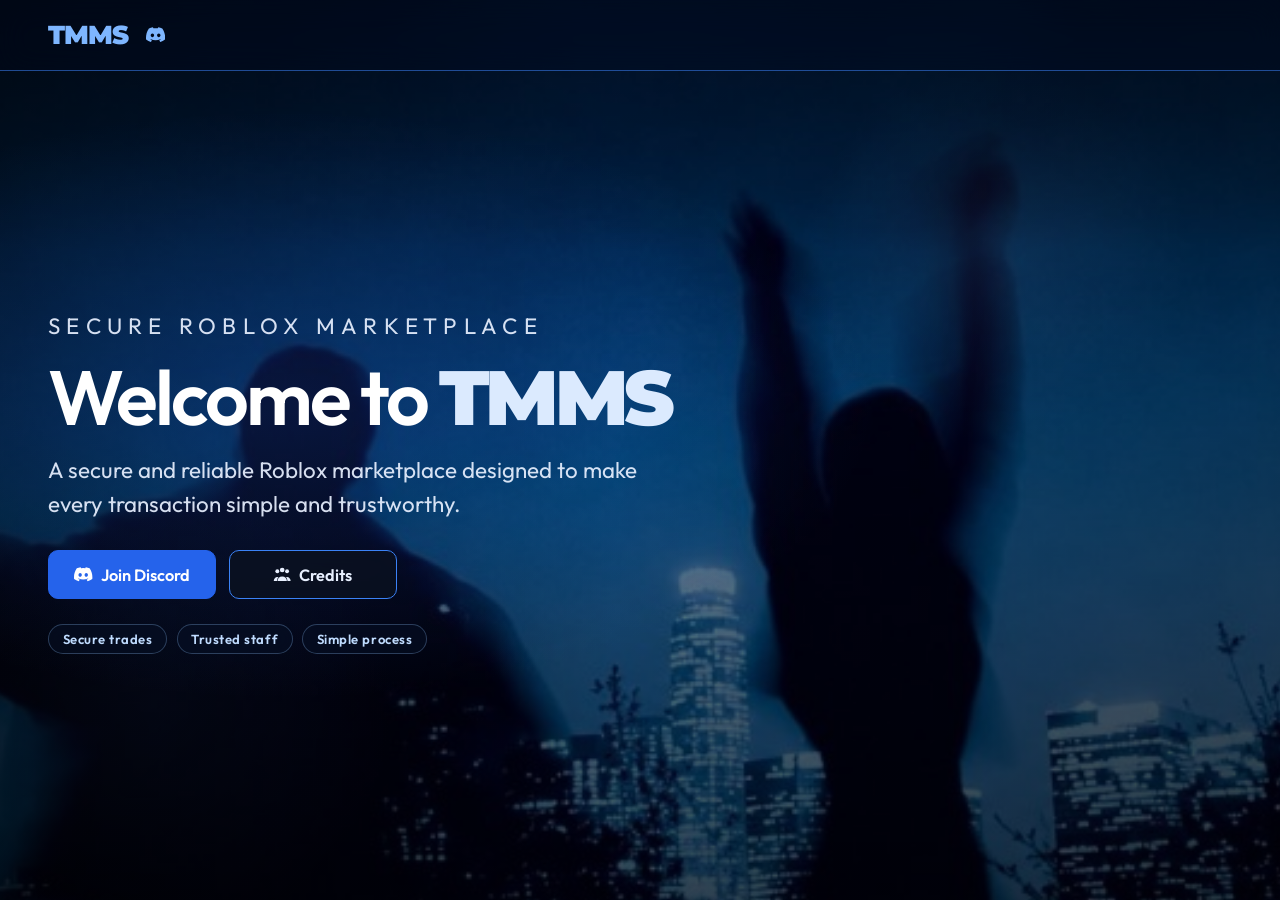
<file: index.html>
<!DOCTYPE html>
<html lang="en">
  <head>
    <meta charset="UTF-8" />
    <meta name="viewport" content="width=device-width, initial-scale=1.0, viewport-fit=cover" />
    <title>TMMS</title>
    <link rel="preconnect" href="https://fonts.googleapis.com" />
    <link rel="preconnect" href="https://fonts.gstatic.com" crossorigin />
    <link
      href="https://fonts.googleapis.com/css2?family=Montserrat:wght@800;900&family=Outfit:wght@400;500;600;700&display=swap"
      rel="stylesheet"
    />
    <link rel="stylesheet" href="styles.css" />
  </head>
  <body>
    <header class="headbar">
      <div class="brand">
        <a class="logo" href="index.html">TMMS</a>
        <a
          class="discord"
          href="https://discord.gg/2B39Z8VbCm"
          target="_blank"
          rel="noopener noreferrer"
          aria-label="Join Discord"
        >
          <svg viewBox="0 0 24 24" aria-hidden="true">
            <path
              fill="currentColor"
              d="M20.317 4.37a19.8 19.8 0 0 0-4.885-1.515.07.07 0 0 0-.079.035c-.21.375-.444.864-.608 1.25a18.27 18.27 0 0 0-5.487 0 12.64 12.64 0 0 0-.617-1.25.077.077 0 0 0-.079-.035A19.74 19.74 0 0 0 3.677 4.37a.07.07 0 0 0-.032.027C.533 9.046-.32 13.58.099 18.057a.08.08 0 0 0 .031.057 19.9 19.9 0 0 0 5.993 3.03.078.078 0 0 0 .084-.028 14.09 14.09 0 0 0 1.226-1.994.076.076 0 0 0-.041-.106 13.1 13.1 0 0 1-1.872-.892.077.077 0 0 1-.008-.128 10.2 10.2 0 0 0 .372-.292.074.074 0 0 1 .077-.01c3.928 1.793 8.18 1.793 12.062 0a.074.074 0 0 1 .078.01c.12.098.246.198.373.292a.077.077 0 0 1-.006.127 12.3 12.3 0 0 1-1.873.892.077.077 0 0 0-.041.107c.36.698.772 1.362 1.225 1.993a.076.076 0 0 0 .084.028 19.84 19.84 0 0 0 6.002-3.03.077.077 0 0 0 .032-.054c.5-5.177-.838-9.674-3.549-13.66a.06.06 0 0 0-.031-.03zM8.02 15.33c-1.183 0-2.157-1.085-2.157-2.419 0-1.333.956-2.419 2.157-2.419 1.21 0 2.176 1.095 2.157 2.42 0 1.333-.956 2.418-2.157 2.418zm7.975 0c-1.183 0-2.157-1.085-2.157-2.419 0-1.333.955-2.419 2.157-2.419 1.21 0 2.176 1.095 2.157 2.42 0 1.333-.946 2.418-2.157 2.418z"
            />
          </svg>
        </a>
      </div>
    </header>

    <main>
      <section id="home" class="hero">
        <div class="hero-orbs" aria-hidden="true"></div>
        <div class="hero-inner">
          <p class="hero-kicker">Secure Roblox Marketplace</p>
          <h1>Welcome to <span>TMMS</span></h1>
          <p>
            A secure and reliable Roblox marketplace designed to make every
            transaction simple and trustworthy.
          </p>
          <div class="hero-actions">
            <a
              class="hero-btn hero-btn--discord"
              href="https://discord.gg/2B39Z8VbCm"
              target="_blank"
              rel="noopener noreferrer"
            >
              <svg viewBox="0 0 24 24" aria-hidden="true">
                <path
                  fill="currentColor"
                  d="M20.317 4.37a19.8 19.8 0 0 0-4.885-1.515.07.07 0 0 0-.079.035c-.21.375-.444.864-.608 1.25a18.27 18.27 0 0 0-5.487 0 12.64 12.64 0 0 0-.617-1.25.077.077 0 0 0-.079-.035A19.74 19.74 0 0 0 3.677 4.37a.07.07 0 0 0-.032.027C.533 9.046-.32 13.58.099 18.057a.08.08 0 0 0 .031.057 19.9 19.9 0 0 0 5.993 3.03.078.078 0 0 0 .084-.028 14.09 14.09 0 0 0 1.226-1.994.076.076 0 0 0-.041-.106 13.1 13.1 0 0 1-1.872-.892.077.077 0 0 1-.008-.128 10.2 10.2 0 0 0 .372-.292.074.074 0 0 1 .077-.01c3.928 1.793 8.18 1.793 12.062 0a.074.074 0 0 1 .078.01c.12.098.246.198.373.292a.077.077 0 0 1-.006.127 12.3 12.3 0 0 1-1.873.892.077.077 0 0 0-.041.107c.36.698.772 1.362 1.225 1.993a.076.076 0 0 0 .084.028 19.84 19.84 0 0 0 6.002-3.03.077.077 0 0 0 .032-.054c.5-5.177-.838-9.674-3.549-13.66a.06.06 0 0 0-.031-.03zM8.02 15.33c-1.183 0-2.157-1.085-2.157-2.419 0-1.333.956-2.419 2.157-2.419 1.21 0 2.176 1.095 2.157 2.42 0 1.333-.956 2.418-2.157 2.418zm7.975 0c-1.183 0-2.157-1.085-2.157-2.419 0-1.333.955-2.419 2.157-2.419 1.21 0 2.176 1.095 2.157 2.42 0 1.333-.946 2.418-2.157 2.418z"
                />
              </svg>
              Join Discord
            </a>
            <a class="hero-btn hero-btn--ghost" href="credits.html">
              <svg viewBox="0 0 24 24" aria-hidden="true">
                <mask id="hero-credits-gap">
                  <rect width="24" height="24" fill="#fff" />
                  <circle cx="12" cy="6.55" r="3.55" fill="#000" />
                  <path fill="#000" d="M5.15 21c0-4.05 2.65-6.55 6.85-6.55s6.85 2.5 6.85 6.55z" />
                </mask>
                <g mask="url(#hero-credits-gap)">
                  <circle cx="5.65" cy="8.2" r="2.55" fill="currentColor" />
                  <path fill="currentColor" d="M1 21c0-3.35 2.05-5.45 4.65-5.45S10.3 17.65 10.3 21z" />
                  <circle cx="18.35" cy="8.2" r="2.55" fill="currentColor" />
                  <path fill="currentColor" d="M13.7 21c0-3.35 2.05-5.45 4.65-5.45S23 17.65 23 21z" />
                </g>
                <circle cx="12" cy="6.55" r="3.05" fill="currentColor" />
                <path fill="currentColor" d="M5.85 21c0-3.7 2.5-6 6.15-6s6.15 2.3 6.15 6z" />
              </svg>
              Credits
            </a>
          </div>
          <ul class="hero-pills">
            <li>Secure trades</li>
            <li>Trusted staff</li>
            <li>Simple process</li>
          </ul>
        </div>
      </section>
    </main>
  </body>
</html>
</file>
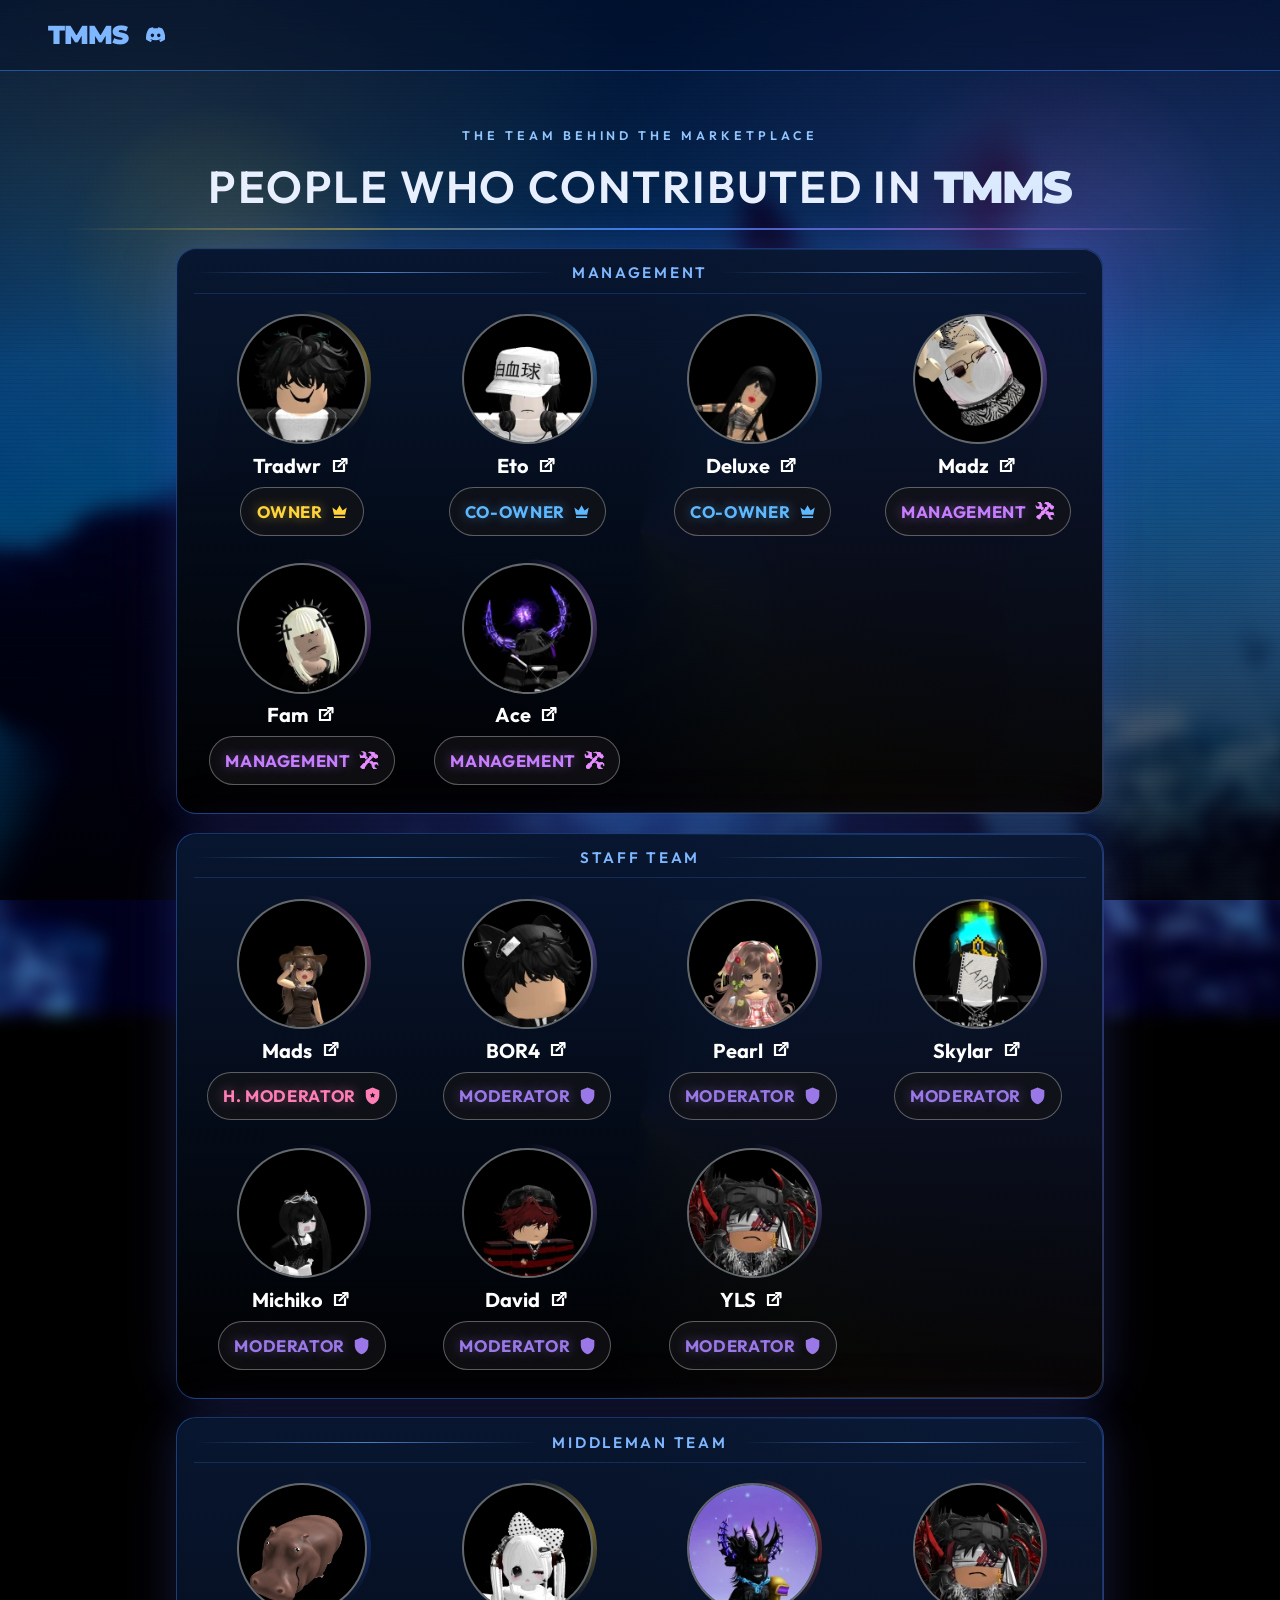
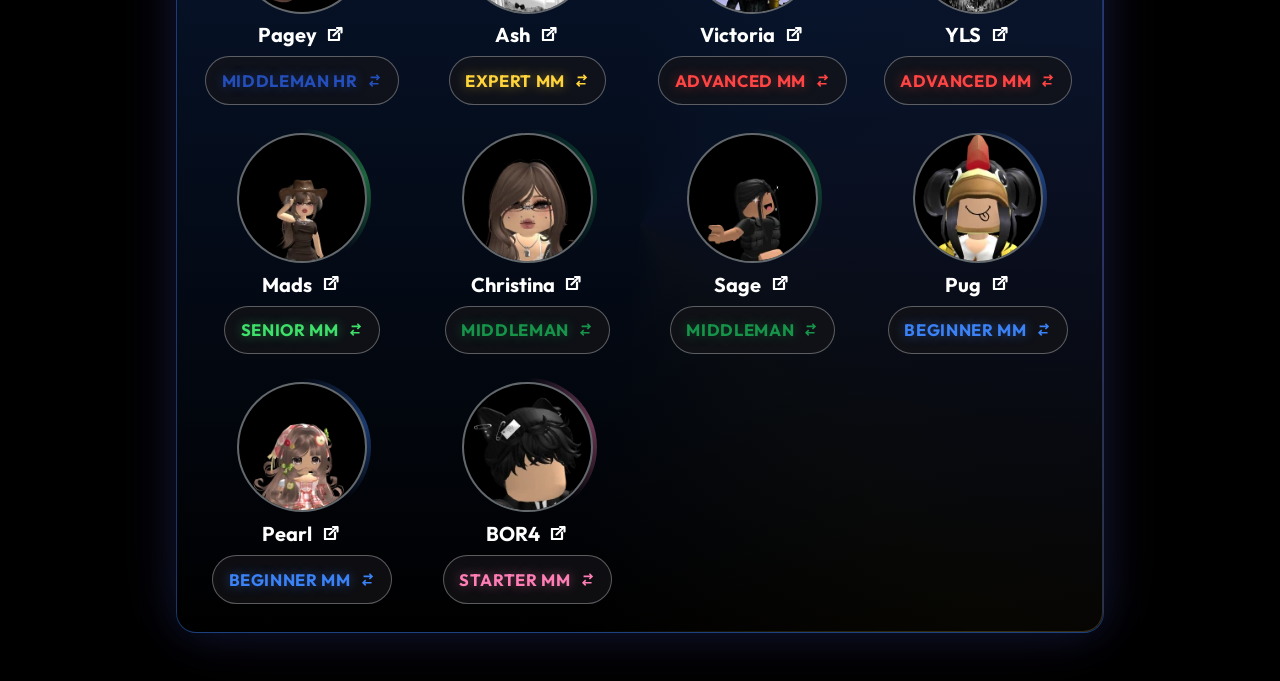
<file: credits.html>
<!DOCTYPE html>
<html lang="en">
  <head>
    <meta charset="UTF-8" />
    <meta name="viewport" content="width=device-width, initial-scale=1.0, viewport-fit=cover" />
    <title>Credits — TMMS</title>
    <link rel="preconnect" href="https://fonts.googleapis.com" />
    <link rel="preconnect" href="https://fonts.gstatic.com" crossorigin />
    <link
      href="https://fonts.googleapis.com/css2?family=Montserrat:wght@800;900&family=Outfit:wght@400;500;600;700&display=swap"
      rel="stylesheet"
    />
    <link rel="stylesheet" href="styles.css" />
  </head>
  <body class="credits-page">
    <header class="headbar">
      <div class="brand">
        <a class="logo" href="index.html">TMMS</a>
        <a
          class="discord"
          href="https://discord.gg/2B39Z8VbCm"
          target="_blank"
          rel="noopener noreferrer"
          aria-label="Join Discord"
        >
          <svg viewBox="0 0 24 24" aria-hidden="true">
            <path
              fill="currentColor"
              d="M20.317 4.37a19.8 19.8 0 0 0-4.885-1.515.07.07 0 0 0-.079.035c-.21.375-.444.864-.608 1.25a18.27 18.27 0 0 0-5.487 0 12.64 12.64 0 0 0-.617-1.25.077.077 0 0 0-.079-.035A19.74 19.74 0 0 0 3.677 4.37a.07.07 0 0 0-.032.027C.533 9.046-.32 13.58.099 18.057a.08.08 0 0 0 .031.057 19.9 19.9 0 0 0 5.993 3.03.078.078 0 0 0 .084-.028 14.09 14.09 0 0 0 1.226-1.994.076.076 0 0 0-.041-.106 13.1 13.1 0 0 1-1.872-.892.077.077 0 0 1-.008-.128 10.2 10.2 0 0 0 .372-.292.074.074 0 0 1 .077-.01c3.928 1.793 8.18 1.793 12.062 0a.074.074 0 0 1 .078.01c.12.098.246.198.373.292a.077.077 0 0 1-.006.127 12.3 12.3 0 0 1-1.873.892.077.077 0 0 0-.041.107c.36.698.772 1.362 1.225 1.993a.076.076 0 0 0 .084.028 19.84 19.84 0 0 0 6.002-3.03.077.077 0 0 0 .032-.054c.5-5.177-.838-9.674-3.549-13.66a.06.06 0 0 0-.031-.03zM8.02 15.33c-1.183 0-2.157-1.085-2.157-2.419 0-1.333.956-2.419 2.157-2.419 1.21 0 2.176 1.095 2.157 2.42 0 1.333-.956 2.418-2.157 2.418zm7.975 0c-1.183 0-2.157-1.085-2.157-2.419 0-1.333.955-2.419 2.157-2.419 1.21 0 2.176 1.095 2.157 2.42 0 1.333-.946 2.418-2.157 2.418z"
            />
          </svg>
        </a>
      </div>
    </header>

    <div class="credits-bg" aria-hidden="true"></div>
    <div class="credits-overlay" aria-hidden="true"></div>
    <div class="credits-orbs" aria-hidden="true"></div>

    <main class="credits-content">
      <p class="credits-kicker">The team behind the marketplace</p>
      <h1 class="credits-title">
        People who contributed in <span>TMMS</span>
      </h1>
      <section class="credits-panel">
        <div class="credits-panel-fx" aria-hidden="true"></div>
        <h2 class="credits-panel__title">Management</h2>
        <div class="credits-people">
          <a class="credits-person" href="profile.html?person=tradwr">
            <div class="credits-avatar-wrap">
              <div class="credits-avatar">
                <img src="images/tradwr.png" alt="Tradwr" />
              </div>
            </div>
            <span class="credits-name-row">
              <span class="credits-name">Tradwr</span>
              <svg class="credits-link-icon" viewBox="0 0 24 24" aria-hidden="true">
                <path d="M7 17V7h6.5" fill="none" stroke="currentColor" stroke-width="2.2" stroke-linecap="round"/>
                <path d="M7 17h10v-6.5" fill="none" stroke="currentColor" stroke-width="2.2" stroke-linecap="round" stroke-linejoin="round"/>
                <path d="M11.5 12.5l7.5-7.5" fill="none" stroke="currentColor" stroke-width="2.2" stroke-linecap="round"/>
                <path d="M15 5h4.5v4.5" fill="none" stroke="currentColor" stroke-width="2.2" stroke-linecap="round" stroke-linejoin="round"/>
              </svg>
            </span>
            <span class="credits-badge credits-badge--owner">
              Owner
              <svg class="credits-badge-icon" viewBox="0 0 24 24" aria-hidden="true">
                <path fill="currentColor" d="M5 16 3 7l5.2 3.8L12 4l3.8 6.8L21 7l-2 9H5zm0 2h14v2H5v-2z"/>
              </svg>
            </span>
          </a>
          <a class="credits-person" href="profile.html?person=eto">
            <div class="credits-avatar-wrap">
              <div class="credits-avatar">
                <img src="images/eto.png" alt="Eto" />
              </div>
            </div>
            <span class="credits-name-row">
              <span class="credits-name">Eto</span>
              <svg class="credits-link-icon" viewBox="0 0 24 24" aria-hidden="true">
                <path d="M7 17V7h6.5" fill="none" stroke="currentColor" stroke-width="2.2" stroke-linecap="round"/>
                <path d="M7 17h10v-6.5" fill="none" stroke="currentColor" stroke-width="2.2" stroke-linecap="round" stroke-linejoin="round"/>
                <path d="M11.5 12.5l7.5-7.5" fill="none" stroke="currentColor" stroke-width="2.2" stroke-linecap="round"/>
                <path d="M15 5h4.5v4.5" fill="none" stroke="currentColor" stroke-width="2.2" stroke-linecap="round" stroke-linejoin="round"/>
              </svg>
            </span>
            <span class="credits-badge credits-badge--coowner">
              Co-Owner
              <svg class="credits-badge-icon" viewBox="0 0 24 24" aria-hidden="true">
                <path fill="currentColor" d="M5 16 3 7l5.2 3.8L12 4l3.8 6.8L21 7l-2 9H5zm0 2h14v2H5v-2z"/>
              </svg>
            </span>
          </a>
          <a class="credits-person" href="profile.html?person=deluxe">
            <div class="credits-avatar-wrap">
              <div class="credits-avatar credits-avatar--deluxe">
                <img src="images/deluxe.png" alt="Deluxe" />
              </div>
            </div>
            <span class="credits-name-row">
              <span class="credits-name">Deluxe</span>
              <svg class="credits-link-icon" viewBox="0 0 24 24" aria-hidden="true">
                <path d="M7 17V7h6.5" fill="none" stroke="currentColor" stroke-width="2.2" stroke-linecap="round"/>
                <path d="M7 17h10v-6.5" fill="none" stroke="currentColor" stroke-width="2.2" stroke-linecap="round" stroke-linejoin="round"/>
                <path d="M11.5 12.5l7.5-7.5" fill="none" stroke="currentColor" stroke-width="2.2" stroke-linecap="round"/>
                <path d="M15 5h4.5v4.5" fill="none" stroke="currentColor" stroke-width="2.2" stroke-linecap="round" stroke-linejoin="round"/>
              </svg>
            </span>
            <span class="credits-badge credits-badge--coowner">
              Co-Owner
              <svg class="credits-badge-icon" viewBox="0 0 24 24" aria-hidden="true">
                <path fill="currentColor" d="M5 16 3 7l5.2 3.8L12 4l3.8 6.8L21 7l-2 9H5zm0 2h14v2H5v-2z"/>
              </svg>
            </span>
          </a>
          <a class="credits-person" href="profile.html?person=madz">
            <div class="credits-avatar-wrap">
              <div class="credits-avatar">
                <img src="images/madz.png" alt="Madz" />
              </div>
            </div>
            <span class="credits-name-row">
              <span class="credits-name">Madz</span>
              <svg class="credits-link-icon" viewBox="0 0 24 24" aria-hidden="true">
                <path d="M7 17V7h6.5" fill="none" stroke="currentColor" stroke-width="2.2" stroke-linecap="round"/>
                <path d="M7 17h10v-6.5" fill="none" stroke="currentColor" stroke-width="2.2" stroke-linecap="round" stroke-linejoin="round"/>
                <path d="M11.5 12.5l7.5-7.5" fill="none" stroke="currentColor" stroke-width="2.2" stroke-linecap="round"/>
                <path d="M15 5h4.5v4.5" fill="none" stroke="currentColor" stroke-width="2.2" stroke-linecap="round" stroke-linejoin="round"/>
              </svg>
            </span>
            <span class="credits-badge credits-badge--management">
              Management
              <img class="credits-badge-icon" src="images/management-icon.png" alt="" />
            </span>
          </a>
          <a class="credits-person" href="profile.html?person=fam">
            <div class="credits-avatar-wrap">
              <div class="credits-avatar">
                <img src="images/fam.png" alt="Fam" />
              </div>
            </div>
            <span class="credits-name-row">
              <span class="credits-name">Fam</span>
              <svg class="credits-link-icon" viewBox="0 0 24 24" aria-hidden="true">
                <path d="M7 17V7h6.5" fill="none" stroke="currentColor" stroke-width="2.2" stroke-linecap="round"/>
                <path d="M7 17h10v-6.5" fill="none" stroke="currentColor" stroke-width="2.2" stroke-linecap="round" stroke-linejoin="round"/>
                <path d="M11.5 12.5l7.5-7.5" fill="none" stroke="currentColor" stroke-width="2.2" stroke-linecap="round"/>
                <path d="M15 5h4.5v4.5" fill="none" stroke="currentColor" stroke-width="2.2" stroke-linecap="round" stroke-linejoin="round"/>
              </svg>
            </span>
            <span class="credits-badge credits-badge--management">
              Management
              <img class="credits-badge-icon" src="images/management-icon.png" alt="" />
            </span>
          </a>
          <a class="credits-person" href="profile.html?person=ace">
            <div class="credits-avatar-wrap">
              <div class="credits-avatar">
                <img src="images/ace.png" alt="Ace" />
              </div>
            </div>
            <span class="credits-name-row">
              <span class="credits-name">Ace</span>
              <svg class="credits-link-icon" viewBox="0 0 24 24" aria-hidden="true">
                <path d="M7 17V7h6.5" fill="none" stroke="currentColor" stroke-width="2.2" stroke-linecap="round"/>
                <path d="M7 17h10v-6.5" fill="none" stroke="currentColor" stroke-width="2.2" stroke-linecap="round" stroke-linejoin="round"/>
                <path d="M11.5 12.5l7.5-7.5" fill="none" stroke="currentColor" stroke-width="2.2" stroke-linecap="round"/>
                <path d="M15 5h4.5v4.5" fill="none" stroke="currentColor" stroke-width="2.2" stroke-linecap="round" stroke-linejoin="round"/>
              </svg>
            </span>
            <span class="credits-badge credits-badge--management">
              Management
              <img class="credits-badge-icon" src="images/management-icon.png" alt="" />
            </span>
          </a>
        </div>
      </section>
      <section class="credits-panel">
        <div class="credits-panel-fx" aria-hidden="true"></div>
        <h2 class="credits-panel__title">Staff Team</h2>
        <div class="credits-people">
          <a class="credits-person" href="profile.html?person=mads">
            <div class="credits-avatar-wrap">
              <div class="credits-avatar">
                <img src="images/mads.png" alt="Mads" />
              </div>
            </div>
            <span class="credits-name-row">
              <span class="credits-name">Mads</span>
              <svg class="credits-link-icon" viewBox="0 0 24 24" aria-hidden="true">
                <path d="M7 17V7h6.5" fill="none" stroke="currentColor" stroke-width="2.2" stroke-linecap="round"/>
                <path d="M7 17h10v-6.5" fill="none" stroke="currentColor" stroke-width="2.2" stroke-linecap="round" stroke-linejoin="round"/>
                <path d="M11.5 12.5l7.5-7.5" fill="none" stroke="currentColor" stroke-width="2.2" stroke-linecap="round"/>
                <path d="M15 5h4.5v4.5" fill="none" stroke="currentColor" stroke-width="2.2" stroke-linecap="round" stroke-linejoin="round"/>
              </svg>
            </span>
            <span class="credits-badge credits-badge--hmod">
              H. Moderator
              <svg class="credits-badge-icon" viewBox="0 0 24 24" aria-hidden="true">
                <path fill="currentColor" fill-rule="evenodd" d="M12 2 3.5 5.2v6.3c0 5.2 3.5 9.9 8.5 11.5 5-1.6 8.5-6.3 8.5-11.5V5.2L12 2zm0 6.1 1.1 2.2 2.45.36-1.77 1.73.42 2.43L12 13.6l-2.2 1.16.42-2.43-1.77-1.73 2.45-.36L12 8.1z"/>
              </svg>
            </span>
          </a>
          <a class="credits-person" href="profile.html?person=bor4">
            <div class="credits-avatar-wrap">
              <div class="credits-avatar">
                <img src="images/bor4.png" alt="BOR4" />
              </div>
            </div>
            <span class="credits-name-row">
              <span class="credits-name">BOR4</span>
              <svg class="credits-link-icon" viewBox="0 0 24 24" aria-hidden="true">
                <path d="M7 17V7h6.5" fill="none" stroke="currentColor" stroke-width="2.2" stroke-linecap="round"/>
                <path d="M7 17h10v-6.5" fill="none" stroke="currentColor" stroke-width="2.2" stroke-linecap="round" stroke-linejoin="round"/>
                <path d="M11.5 12.5l7.5-7.5" fill="none" stroke="currentColor" stroke-width="2.2" stroke-linecap="round"/>
                <path d="M15 5h4.5v4.5" fill="none" stroke="currentColor" stroke-width="2.2" stroke-linecap="round" stroke-linejoin="round"/>
              </svg>
            </span>
            <span class="credits-badge credits-badge--mod">
              Moderator
              <svg class="credits-badge-icon" viewBox="0 0 24 24" aria-hidden="true">
                <path fill="currentColor" d="M12 2 3.5 5.2v6.3c0 5.2 3.5 9.9 8.5 11.5 5-1.6 8.5-6.3 8.5-11.5V5.2L12 2z"/>
              </svg>
            </span>
          </a>
          <a class="credits-person" href="profile.html?person=pearl">
            <div class="credits-avatar-wrap">
              <div class="credits-avatar">
                <img src="images/pearl.png" alt="Pearl" />
              </div>
            </div>
            <span class="credits-name-row">
              <span class="credits-name">Pearl</span>
              <svg class="credits-link-icon" viewBox="0 0 24 24" aria-hidden="true">
                <path d="M7 17V7h6.5" fill="none" stroke="currentColor" stroke-width="2.2" stroke-linecap="round"/>
                <path d="M7 17h10v-6.5" fill="none" stroke="currentColor" stroke-width="2.2" stroke-linecap="round" stroke-linejoin="round"/>
                <path d="M11.5 12.5l7.5-7.5" fill="none" stroke="currentColor" stroke-width="2.2" stroke-linecap="round"/>
                <path d="M15 5h4.5v4.5" fill="none" stroke="currentColor" stroke-width="2.2" stroke-linecap="round" stroke-linejoin="round"/>
              </svg>
            </span>
            <span class="credits-badge credits-badge--mod">
              Moderator
              <svg class="credits-badge-icon" viewBox="0 0 24 24" aria-hidden="true">
                <path fill="currentColor" d="M12 2 3.5 5.2v6.3c0 5.2 3.5 9.9 8.5 11.5 5-1.6 8.5-6.3 8.5-11.5V5.2L12 2z"/>
              </svg>
            </span>
          </a>
          <a class="credits-person" href="profile.html?person=skylar">
            <div class="credits-avatar-wrap">
              <div class="credits-avatar">
                <img src="images/skylar.png" alt="Skylar" />
              </div>
            </div>
            <span class="credits-name-row">
              <span class="credits-name">Skylar</span>
              <svg class="credits-link-icon" viewBox="0 0 24 24" aria-hidden="true">
                <path d="M7 17V7h6.5" fill="none" stroke="currentColor" stroke-width="2.2" stroke-linecap="round"/>
                <path d="M7 17h10v-6.5" fill="none" stroke="currentColor" stroke-width="2.2" stroke-linecap="round" stroke-linejoin="round"/>
                <path d="M11.5 12.5l7.5-7.5" fill="none" stroke="currentColor" stroke-width="2.2" stroke-linecap="round"/>
                <path d="M15 5h4.5v4.5" fill="none" stroke="currentColor" stroke-width="2.2" stroke-linecap="round" stroke-linejoin="round"/>
              </svg>
            </span>
            <span class="credits-badge credits-badge--mod">
              Moderator
              <svg class="credits-badge-icon" viewBox="0 0 24 24" aria-hidden="true">
                <path fill="currentColor" d="M12 2 3.5 5.2v6.3c0 5.2 3.5 9.9 8.5 11.5 5-1.6 8.5-6.3 8.5-11.5V5.2L12 2z"/>
              </svg>
            </span>
          </a>
          <a class="credits-person" href="profile.html?person=michiko">
            <div class="credits-avatar-wrap">
              <div class="credits-avatar">
                <img src="images/michiko.png" alt="Michiko" />
              </div>
            </div>
            <span class="credits-name-row">
              <span class="credits-name">Michiko</span>
              <svg class="credits-link-icon" viewBox="0 0 24 24" aria-hidden="true">
                <path d="M7 17V7h6.5" fill="none" stroke="currentColor" stroke-width="2.2" stroke-linecap="round"/>
                <path d="M7 17h10v-6.5" fill="none" stroke="currentColor" stroke-width="2.2" stroke-linecap="round" stroke-linejoin="round"/>
                <path d="M11.5 12.5l7.5-7.5" fill="none" stroke="currentColor" stroke-width="2.2" stroke-linecap="round"/>
                <path d="M15 5h4.5v4.5" fill="none" stroke="currentColor" stroke-width="2.2" stroke-linecap="round" stroke-linejoin="round"/>
              </svg>
            </span>
            <span class="credits-badge credits-badge--mod">
              Moderator
              <svg class="credits-badge-icon" viewBox="0 0 24 24" aria-hidden="true">
                <path fill="currentColor" d="M12 2 3.5 5.2v6.3c0 5.2 3.5 9.9 8.5 11.5 5-1.6 8.5-6.3 8.5-11.5V5.2L12 2z"/>
              </svg>
            </span>
          </a>
          <a class="credits-person" href="profile.html?person=david">
            <div class="credits-avatar-wrap">
              <div class="credits-avatar">
                <img src="images/david.png" alt="David" />
              </div>
            </div>
            <span class="credits-name-row">
              <span class="credits-name">David</span>
              <svg class="credits-link-icon" viewBox="0 0 24 24" aria-hidden="true">
                <path d="M7 17V7h6.5" fill="none" stroke="currentColor" stroke-width="2.2" stroke-linecap="round"/>
                <path d="M7 17h10v-6.5" fill="none" stroke="currentColor" stroke-width="2.2" stroke-linecap="round" stroke-linejoin="round"/>
                <path d="M11.5 12.5l7.5-7.5" fill="none" stroke="currentColor" stroke-width="2.2" stroke-linecap="round"/>
                <path d="M15 5h4.5v4.5" fill="none" stroke="currentColor" stroke-width="2.2" stroke-linecap="round" stroke-linejoin="round"/>
              </svg>
            </span>
            <span class="credits-badge credits-badge--mod">
              Moderator
              <svg class="credits-badge-icon" viewBox="0 0 24 24" aria-hidden="true">
                <path fill="currentColor" d="M12 2 3.5 5.2v6.3c0 5.2 3.5 9.9 8.5 11.5 5-1.6 8.5-6.3 8.5-11.5V5.2L12 2z"/>
              </svg>
            </span>
          </a>
          <a class="credits-person" href="profile.html?person=yls">
            <div class="credits-avatar-wrap">
              <div class="credits-avatar">
                <img src="images/yls.png" alt="YLS" />
              </div>
            </div>
            <span class="credits-name-row">
              <span class="credits-name">YLS</span>
              <svg class="credits-link-icon" viewBox="0 0 24 24" aria-hidden="true">
                <path d="M7 17V7h6.5" fill="none" stroke="currentColor" stroke-width="2.2" stroke-linecap="round"/>
                <path d="M7 17h10v-6.5" fill="none" stroke="currentColor" stroke-width="2.2" stroke-linecap="round" stroke-linejoin="round"/>
                <path d="M11.5 12.5l7.5-7.5" fill="none" stroke="currentColor" stroke-width="2.2" stroke-linecap="round"/>
                <path d="M15 5h4.5v4.5" fill="none" stroke="currentColor" stroke-width="2.2" stroke-linecap="round" stroke-linejoin="round"/>
              </svg>
            </span>
            <span class="credits-badge credits-badge--mod">
              Moderator
              <svg class="credits-badge-icon" viewBox="0 0 24 24" aria-hidden="true">
                <path fill="currentColor" d="M12 2 3.5 5.2v6.3c0 5.2 3.5 9.9 8.5 11.5 5-1.6 8.5-6.3 8.5-11.5V5.2L12 2z"/>
              </svg>
            </span>
          </a>
        </div>
      </section>
      <section class="credits-panel">
        <div class="credits-panel-fx" aria-hidden="true"></div>
        <h2 class="credits-panel__title">Middleman Team</h2>
        <div class="credits-people">
          <a class="credits-person" href="profile.html?person=pagey">
            <div class="credits-avatar-wrap">
              <div class="credits-avatar credits-avatar--pagey">
                <img src="images/pagey.png" alt="Pagey" />
              </div>
            </div>
            <span class="credits-name-row">
              <span class="credits-name">Pagey</span>
              <svg class="credits-link-icon" viewBox="0 0 24 24" aria-hidden="true">
                <path d="M7 17V7h6.5" fill="none" stroke="currentColor" stroke-width="2.2" stroke-linecap="round"/>
                <path d="M7 17h10v-6.5" fill="none" stroke="currentColor" stroke-width="2.2" stroke-linecap="round" stroke-linejoin="round"/>
                <path d="M11.5 12.5l7.5-7.5" fill="none" stroke="currentColor" stroke-width="2.2" stroke-linecap="round"/>
                <path d="M15 5h4.5v4.5" fill="none" stroke="currentColor" stroke-width="2.2" stroke-linecap="round" stroke-linejoin="round"/>
              </svg>
            </span>
            <span class="credits-badge credits-badge--mm-hr">
              Middleman HR
              <svg class="credits-badge-icon" viewBox="0 0 24 24" aria-hidden="true">
                <path fill="currentColor" d="M7 7h8.2l-1.6-1.6L15 4l4 4-4 4-1.4-1.4L15.2 9H7V7zm10 10H8.8l1.6 1.6L9 20l-4-4 4-4 1.4 1.4L8.8 15H17v2z"/>
              </svg>
            </span>
          </a>
          <a class="credits-person" href="profile.html?person=ash">
            <div class="credits-avatar-wrap">
              <div class="credits-avatar">
                <img src="images/ash.png" alt="Ash" />
              </div>
            </div>
            <span class="credits-name-row">
              <span class="credits-name">Ash</span>
              <svg class="credits-link-icon" viewBox="0 0 24 24" aria-hidden="true">
                <path d="M7 17V7h6.5" fill="none" stroke="currentColor" stroke-width="2.2" stroke-linecap="round"/>
                <path d="M7 17h10v-6.5" fill="none" stroke="currentColor" stroke-width="2.2" stroke-linecap="round" stroke-linejoin="round"/>
                <path d="M11.5 12.5l7.5-7.5" fill="none" stroke="currentColor" stroke-width="2.2" stroke-linecap="round"/>
                <path d="M15 5h4.5v4.5" fill="none" stroke="currentColor" stroke-width="2.2" stroke-linecap="round" stroke-linejoin="round"/>
              </svg>
            </span>
            <span class="credits-badge credits-badge--mm-expert">
              Expert MM
              <svg class="credits-badge-icon" viewBox="0 0 24 24" aria-hidden="true">
                <path fill="currentColor" d="M7 7h8.2l-1.6-1.6L15 4l4 4-4 4-1.4-1.4L15.2 9H7V7zm10 10H8.8l1.6 1.6L9 20l-4-4 4-4 1.4 1.4L8.8 15H17v2z"/>
              </svg>
            </span>
          </a>
          <a class="credits-person" href="profile.html?person=victoria">
            <div class="credits-avatar-wrap">
              <div class="credits-avatar">
                <img src="images/victoria.png" alt="Victoria" />
              </div>
            </div>
            <span class="credits-name-row">
              <span class="credits-name">Victoria</span>
              <svg class="credits-link-icon" viewBox="0 0 24 24" aria-hidden="true">
                <path d="M7 17V7h6.5" fill="none" stroke="currentColor" stroke-width="2.2" stroke-linecap="round"/>
                <path d="M7 17h10v-6.5" fill="none" stroke="currentColor" stroke-width="2.2" stroke-linecap="round" stroke-linejoin="round"/>
                <path d="M11.5 12.5l7.5-7.5" fill="none" stroke="currentColor" stroke-width="2.2" stroke-linecap="round"/>
                <path d="M15 5h4.5v4.5" fill="none" stroke="currentColor" stroke-width="2.2" stroke-linecap="round" stroke-linejoin="round"/>
              </svg>
            </span>
            <span class="credits-badge credits-badge--mm-advanced">
              Advanced MM
              <svg class="credits-badge-icon" viewBox="0 0 24 24" aria-hidden="true">
                <path fill="currentColor" d="M7 7h8.2l-1.6-1.6L15 4l4 4-4 4-1.4-1.4L15.2 9H7V7zm10 10H8.8l1.6 1.6L9 20l-4-4 4-4 1.4 1.4L8.8 15H17v2z"/>
              </svg>
            </span>
          </a>
          <a class="credits-person" href="profile.html?person=yls&amp;team=middleman">
            <div class="credits-avatar-wrap">
              <div class="credits-avatar">
                <img src="images/yls.png" alt="YLS" />
              </div>
            </div>
            <span class="credits-name-row">
              <span class="credits-name">YLS</span>
              <svg class="credits-link-icon" viewBox="0 0 24 24" aria-hidden="true">
                <path d="M7 17V7h6.5" fill="none" stroke="currentColor" stroke-width="2.2" stroke-linecap="round"/>
                <path d="M7 17h10v-6.5" fill="none" stroke="currentColor" stroke-width="2.2" stroke-linecap="round" stroke-linejoin="round"/>
                <path d="M11.5 12.5l7.5-7.5" fill="none" stroke="currentColor" stroke-width="2.2" stroke-linecap="round"/>
                <path d="M15 5h4.5v4.5" fill="none" stroke="currentColor" stroke-width="2.2" stroke-linecap="round" stroke-linejoin="round"/>
              </svg>
            </span>
            <span class="credits-badge credits-badge--mm-advanced">
              Advanced MM
              <svg class="credits-badge-icon" viewBox="0 0 24 24" aria-hidden="true">
                <path fill="currentColor" d="M7 7h8.2l-1.6-1.6L15 4l4 4-4 4-1.4-1.4L15.2 9H7V7zm10 10H8.8l1.6 1.6L9 20l-4-4 4-4 1.4 1.4L8.8 15H17v2z"/>
              </svg>
            </span>
          </a>
          <a class="credits-person" href="profile.html?person=mads&amp;team=middleman">
            <div class="credits-avatar-wrap">
              <div class="credits-avatar">
                <img src="images/mads.png" alt="Mads" />
              </div>
            </div>
            <span class="credits-name-row">
              <span class="credits-name">Mads</span>
              <svg class="credits-link-icon" viewBox="0 0 24 24" aria-hidden="true">
                <path d="M7 17V7h6.5" fill="none" stroke="currentColor" stroke-width="2.2" stroke-linecap="round"/>
                <path d="M7 17h10v-6.5" fill="none" stroke="currentColor" stroke-width="2.2" stroke-linecap="round" stroke-linejoin="round"/>
                <path d="M11.5 12.5l7.5-7.5" fill="none" stroke="currentColor" stroke-width="2.2" stroke-linecap="round"/>
                <path d="M15 5h4.5v4.5" fill="none" stroke="currentColor" stroke-width="2.2" stroke-linecap="round" stroke-linejoin="round"/>
              </svg>
            </span>
            <span class="credits-badge credits-badge--mm-senior">
              Senior MM
              <svg class="credits-badge-icon" viewBox="0 0 24 24" aria-hidden="true">
                <path fill="currentColor" d="M7 7h8.2l-1.6-1.6L15 4l4 4-4 4-1.4-1.4L15.2 9H7V7zm10 10H8.8l1.6 1.6L9 20l-4-4 4-4 1.4 1.4L8.8 15H17v2z"/>
              </svg>
            </span>
          </a>
          <a class="credits-person" href="profile.html?person=christina">
            <div class="credits-avatar-wrap">
              <div class="credits-avatar">
                <img src="images/christina.png" alt="Christina" />
              </div>
            </div>
            <span class="credits-name-row">
              <span class="credits-name">Christina</span>
              <svg class="credits-link-icon" viewBox="0 0 24 24" aria-hidden="true">
                <path d="M7 17V7h6.5" fill="none" stroke="currentColor" stroke-width="2.2" stroke-linecap="round"/>
                <path d="M7 17h10v-6.5" fill="none" stroke="currentColor" stroke-width="2.2" stroke-linecap="round" stroke-linejoin="round"/>
                <path d="M11.5 12.5l7.5-7.5" fill="none" stroke="currentColor" stroke-width="2.2" stroke-linecap="round"/>
                <path d="M15 5h4.5v4.5" fill="none" stroke="currentColor" stroke-width="2.2" stroke-linecap="round" stroke-linejoin="round"/>
              </svg>
            </span>
            <span class="credits-badge credits-badge--mm">
              Middleman
              <svg class="credits-badge-icon" viewBox="0 0 24 24" aria-hidden="true">
                <path fill="currentColor" d="M7 7h8.2l-1.6-1.6L15 4l4 4-4 4-1.4-1.4L15.2 9H7V7zm10 10H8.8l1.6 1.6L9 20l-4-4 4-4 1.4 1.4L8.8 15H17v2z"/>
              </svg>
            </span>
          </a>
          <a class="credits-person" href="profile.html?person=sage">
            <div class="credits-avatar-wrap">
              <div class="credits-avatar">
                <img src="images/sage.png" alt="Sage" />
              </div>
            </div>
            <span class="credits-name-row">
              <span class="credits-name">Sage</span>
              <svg class="credits-link-icon" viewBox="0 0 24 24" aria-hidden="true">
                <path d="M7 17V7h6.5" fill="none" stroke="currentColor" stroke-width="2.2" stroke-linecap="round"/>
                <path d="M7 17h10v-6.5" fill="none" stroke="currentColor" stroke-width="2.2" stroke-linecap="round" stroke-linejoin="round"/>
                <path d="M11.5 12.5l7.5-7.5" fill="none" stroke="currentColor" stroke-width="2.2" stroke-linecap="round"/>
                <path d="M15 5h4.5v4.5" fill="none" stroke="currentColor" stroke-width="2.2" stroke-linecap="round" stroke-linejoin="round"/>
              </svg>
            </span>
            <span class="credits-badge credits-badge--mm">
              Middleman
              <svg class="credits-badge-icon" viewBox="0 0 24 24" aria-hidden="true">
                <path fill="currentColor" d="M7 7h8.2l-1.6-1.6L15 4l4 4-4 4-1.4-1.4L15.2 9H7V7zm10 10H8.8l1.6 1.6L9 20l-4-4 4-4 1.4 1.4L8.8 15H17v2z"/>
              </svg>
            </span>
          </a>
          <a class="credits-person" href="profile.html?person=pug">
            <div class="credits-avatar-wrap">
              <div class="credits-avatar">
                <img src="images/pug.png" alt="Pug" />
              </div>
            </div>
            <span class="credits-name-row">
              <span class="credits-name">Pug</span>
              <svg class="credits-link-icon" viewBox="0 0 24 24" aria-hidden="true">
                <path d="M7 17V7h6.5" fill="none" stroke="currentColor" stroke-width="2.2" stroke-linecap="round"/>
                <path d="M7 17h10v-6.5" fill="none" stroke="currentColor" stroke-width="2.2" stroke-linecap="round" stroke-linejoin="round"/>
                <path d="M11.5 12.5l7.5-7.5" fill="none" stroke="currentColor" stroke-width="2.2" stroke-linecap="round"/>
                <path d="M15 5h4.5v4.5" fill="none" stroke="currentColor" stroke-width="2.2" stroke-linecap="round" stroke-linejoin="round"/>
              </svg>
            </span>
            <span class="credits-badge credits-badge--mm-beginner">
              Beginner MM
              <svg class="credits-badge-icon" viewBox="0 0 24 24" aria-hidden="true">
                <path fill="currentColor" d="M7 7h8.2l-1.6-1.6L15 4l4 4-4 4-1.4-1.4L15.2 9H7V7zm10 10H8.8l1.6 1.6L9 20l-4-4 4-4 1.4 1.4L8.8 15H17v2z"/>
              </svg>
            </span>
          </a>
          <a class="credits-person" href="profile.html?person=pearl&amp;team=middleman">
            <div class="credits-avatar-wrap">
              <div class="credits-avatar">
                <img src="images/pearl.png" alt="Pearl" />
              </div>
            </div>
            <span class="credits-name-row">
              <span class="credits-name">Pearl</span>
              <svg class="credits-link-icon" viewBox="0 0 24 24" aria-hidden="true">
                <path d="M7 17V7h6.5" fill="none" stroke="currentColor" stroke-width="2.2" stroke-linecap="round"/>
                <path d="M7 17h10v-6.5" fill="none" stroke="currentColor" stroke-width="2.2" stroke-linecap="round" stroke-linejoin="round"/>
                <path d="M11.5 12.5l7.5-7.5" fill="none" stroke="currentColor" stroke-width="2.2" stroke-linecap="round"/>
                <path d="M15 5h4.5v4.5" fill="none" stroke="currentColor" stroke-width="2.2" stroke-linecap="round" stroke-linejoin="round"/>
              </svg>
            </span>
            <span class="credits-badge credits-badge--mm-beginner">
              Beginner MM
              <svg class="credits-badge-icon" viewBox="0 0 24 24" aria-hidden="true">
                <path fill="currentColor" d="M7 7h8.2l-1.6-1.6L15 4l4 4-4 4-1.4-1.4L15.2 9H7V7zm10 10H8.8l1.6 1.6L9 20l-4-4 4-4 1.4 1.4L8.8 15H17v2z"/>
              </svg>
            </span>
          </a>
          <a class="credits-person" href="profile.html?person=bor4&amp;team=middleman">
            <div class="credits-avatar-wrap">
              <div class="credits-avatar">
                <img src="images/bor4.png" alt="BOR4" />
              </div>
            </div>
            <span class="credits-name-row">
              <span class="credits-name">BOR4</span>
              <svg class="credits-link-icon" viewBox="0 0 24 24" aria-hidden="true">
                <path d="M7 17V7h6.5" fill="none" stroke="currentColor" stroke-width="2.2" stroke-linecap="round"/>
                <path d="M7 17h10v-6.5" fill="none" stroke="currentColor" stroke-width="2.2" stroke-linecap="round" stroke-linejoin="round"/>
                <path d="M11.5 12.5l7.5-7.5" fill="none" stroke="currentColor" stroke-width="2.2" stroke-linecap="round"/>
                <path d="M15 5h4.5v4.5" fill="none" stroke="currentColor" stroke-width="2.2" stroke-linecap="round" stroke-linejoin="round"/>
              </svg>
            </span>
            <span class="credits-badge credits-badge--mm-starter">
              Starter MM
              <svg class="credits-badge-icon" viewBox="0 0 24 24" aria-hidden="true">
                <path fill="currentColor" d="M7 7h8.2l-1.6-1.6L15 4l4 4-4 4-1.4-1.4L15.2 9H7V7zm10 10H8.8l1.6 1.6L9 20l-4-4 4-4 1.4 1.4L8.8 15H17v2z"/>
              </svg>
            </span>
          </a>
        </div>
      </section>
    </main>
  </body>
</html>
</file>
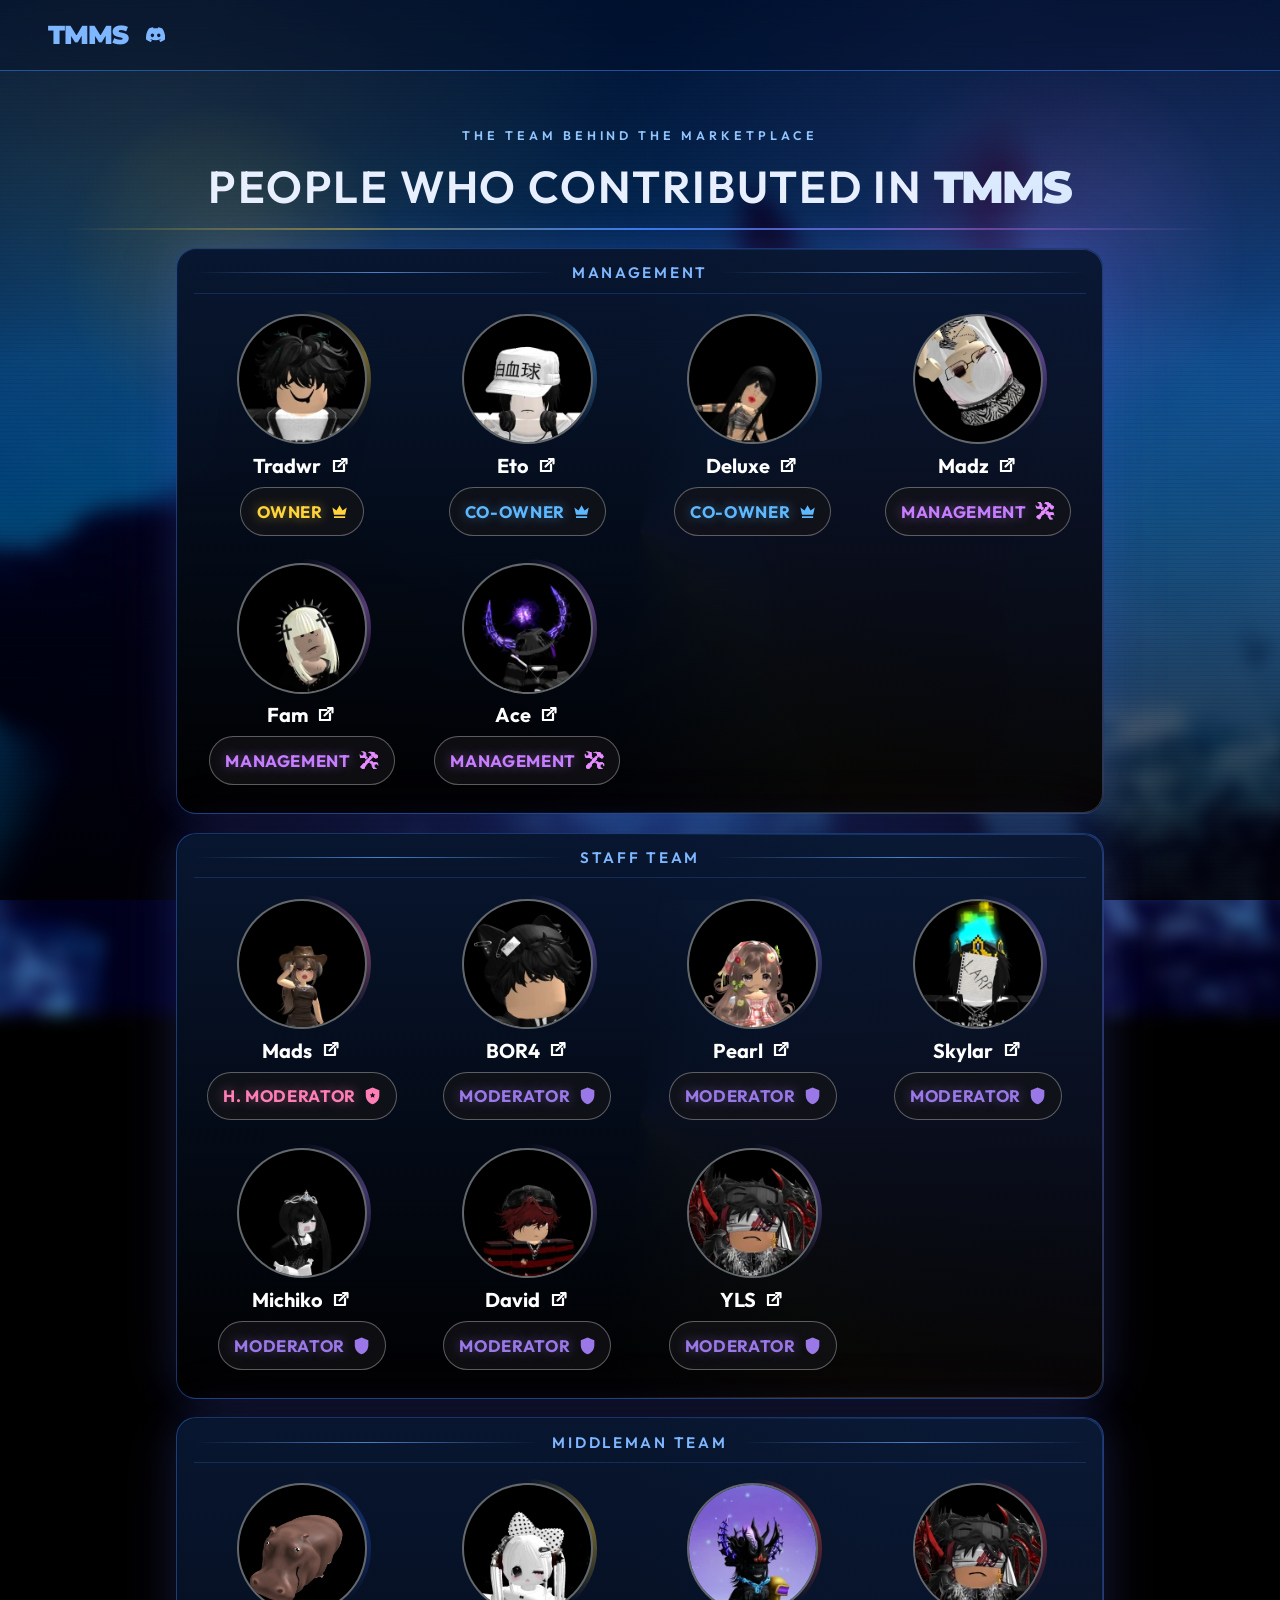
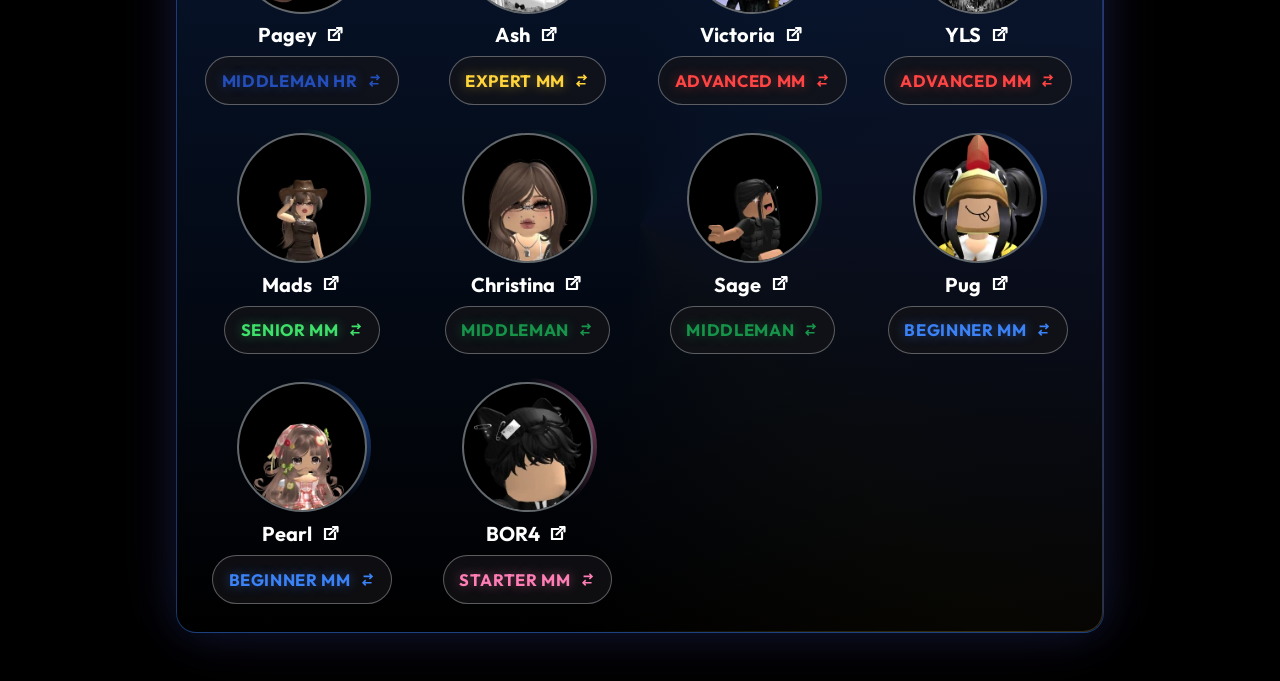
<file: profile.html>
<!DOCTYPE html>
<html lang="en">
  <head>
    <meta charset="UTF-8" />
    <meta name="viewport" content="width=device-width, initial-scale=1.0, viewport-fit=cover" />
    <title>Profile — TMMS</title>
    <link rel="preconnect" href="https://fonts.googleapis.com" />
    <link rel="preconnect" href="https://fonts.gstatic.com" crossorigin />
    <link
      href="https://fonts.googleapis.com/css2?family=Montserrat:wght@800;900&family=Outfit:wght@400;500;600;700&display=swap"
      rel="stylesheet"
    />
    <link rel="stylesheet" href="styles.css" />
  </head>
  <body class="credits-page">
    <header class="headbar">
      <div class="brand">
        <a class="logo" href="index.html">TMMS</a>
        <a
          class="discord"
          href="https://discord.gg/2B39Z8VbCm"
          target="_blank"
          rel="noopener noreferrer"
          aria-label="Join Discord"
        >
          <svg viewBox="0 0 24 24" aria-hidden="true">
            <path
              fill="currentColor"
              d="M20.317 4.37a19.8 19.8 0 0 0-4.885-1.515.07.07 0 0 0-.079.035c-.21.375-.444.864-.608 1.25a18.27 18.27 0 0 0-5.487 0 12.64 12.64 0 0 0-.617-1.25.077.077 0 0 0-.079-.035A19.74 19.74 0 0 0 3.677 4.37a.07.07 0 0 0-.032.027C.533 9.046-.32 13.58.099 18.057a.08.08 0 0 0 .031.057 19.9 19.9 0 0 0 5.993 3.03.078.078 0 0 0 .084-.028 14.09 14.09 0 0 0 1.226-1.994.076.076 0 0 0-.041-.106 13.1 13.1 0 0 1-1.872-.892.077.077 0 0 1-.008-.128 10.2 10.2 0 0 0 .372-.292.074.074 0 0 1 .077-.01c3.928 1.793 8.18 1.793 12.062 0a.074.074 0 0 1 .078.01c.12.098.246.198.373.292a.077.077 0 0 1-.006.127 12.3 12.3 0 0 1-1.873.892.077.077 0 0 0-.041.107c.36.698.772 1.362 1.225 1.993a.076.076 0 0 0 .084.028 19.84 19.84 0 0 0 6.002-3.03.077.077 0 0 0 .032-.054c.5-5.177-.838-9.674-3.549-13.66a.06.06 0 0 0-.031-.03zM8.02 15.33c-1.183 0-2.157-1.085-2.157-2.419 0-1.333.956-2.419 2.157-2.419 1.21 0 2.176 1.095 2.157 2.42 0 1.333-.956 2.418-2.157 2.418zm7.975 0c-1.183 0-2.157-1.085-2.157-2.419 0-1.333.955-2.419 2.157-2.419 1.21 0 2.176 1.095 2.157 2.42 0 1.333-.946 2.418-2.157 2.418z"
            />
          </svg>
        </a>
      </div>
    </header>

    <div class="credits-bg" aria-hidden="true"></div>
    <div class="credits-overlay" aria-hidden="true"></div>
    <div class="profile-orbs" aria-hidden="true"></div>

    <main class="profile-page">
      <article class="profile-card">
        <div class="profile-card-fx" aria-hidden="true"></div>
        <div id="profile-info"></div>
        <div class="profile-actions">
          <div class="profile-actions-row">
            <a class="profile-btn profile-btn--discord" id="discord-btn">
              <svg viewBox="0 0 24 24" aria-hidden="true">
                <path
                  fill="currentColor"
                  d="M20.317 4.37a19.8 19.8 0 0 0-4.885-1.515.07.07 0 0 0-.079.035c-.21.375-.444.864-.608 1.25a18.27 18.27 0 0 0-5.487 0 12.64 12.64 0 0 0-.617-1.25.077.077 0 0 0-.079-.035A19.74 19.74 0 0 0 3.677 4.37a.07.07 0 0 0-.032.027C.533 9.046-.32 13.58.099 18.057a.08.08 0 0 0 .031.057 19.9 19.9 0 0 0 5.993 3.03.078.078 0 0 0 .084-.028 14.09 14.09 0 0 0 1.226-1.994.076.076 0 0 0-.041-.106 13.1 13.1 0 0 1-1.872-.892.077.077 0 0 1-.008-.128 10.2 10.2 0 0 0 .372-.292.074.074 0 0 1 .077-.01c3.928 1.793 8.18 1.793 12.062 0a.074.074 0 0 1 .078.01c.12.098.246.198.373.292a.077.077 0 0 1-.006.127 12.3 12.3 0 0 1-1.873.892.077.077 0 0 0-.041.107c.36.698.772 1.362 1.225 1.993a.076.076 0 0 0 .084.028 19.84 19.84 0 0 0 6.002-3.03.077.077 0 0 0 .032-.054c.5-5.177-.838-9.674-3.549-13.66a.06.06 0 0 0-.031-.03zM8.02 15.33c-1.183 0-2.157-1.085-2.157-2.419 0-1.333.956-2.419 2.157-2.419 1.21 0 2.176 1.095 2.157 2.42 0 1.333-.956 2.418-2.157 2.418zm7.975 0c-1.183 0-2.157-1.085-2.157-2.419 0-1.333.955-2.419 2.157-2.419 1.21 0 2.176 1.095 2.157 2.42 0 1.333-.946 2.418-2.157 2.418z"
                />
              </svg>
              Discord
            </a>
            <a class="profile-btn profile-btn--roblox" id="roblox-btn">
              <svg viewBox="0 0 24 24" aria-hidden="true">
                <path
                  fill="currentColor"
                  fill-rule="evenodd"
                  transform="rotate(15 12 12)"
                  d="M4.6 4.6h14.8v14.8H4.6V4.6zm4.4 4.4h6v6h-6v-6z"
                />
              </svg>
              Roblox
            </a>
          </div>
          <a class="profile-btn profile-btn--return" href="credits.html">
            <svg viewBox="0 0 24 24" aria-hidden="true">
              <path
                fill="currentColor"
                d="M10 9V5l-7 7 7 7v-4.1c5 0 8.5 1.6 11 5.1-1-5-4-10-11-11z"
              />
            </svg>
            Return
          </a>
        </div>
      </article>
    </main>
    <script src="profile.js"></script>
  </body>
</html>
</file>
<file: styles.css>
*,
*::before,
*::after {
  box-sizing: border-box;
  margin: 0;
  padding: 0;
}

html {
  scroll-behavior: smooth;
  -webkit-text-size-adjust: 100%;
  overflow-x: hidden;
}

body {
  font-family: "Outfit", system-ui, sans-serif;
  color: #7eb6ff;
  background: #000000;
  overflow-x: hidden;
}

a {
  color: inherit;
  text-decoration: none;
}

.headbar {
  position: fixed;
  top: 0;
  left: 0;
  right: 0;
  z-index: 100;
  display: flex;
  align-items: center;
  padding: 0 3rem;
  background: rgba(0, 10, 30, 0.28);
  border-bottom: 1px solid rgba(59, 130, 246, 0.55);
  backdrop-filter: blur(16px);
  -webkit-backdrop-filter: blur(16px);
}

.brand {
  display: flex;
  align-items: center;
  gap: 0.7rem;
  padding: 1.15rem 0;
}

.logo {
  font-family: "Montserrat", system-ui, sans-serif;
  font-size: 1.65rem;
  font-weight: 900;
  letter-spacing: -0.04em;
  text-transform: uppercase;
}

.discord {
  display: flex;
  align-items: center;
  justify-content: center;
  width: 2.05rem;
  height: 2.05rem;
  border-radius: 0.5rem;
  background: transparent;
  border: 1px solid transparent;
  color: currentColor;
  transition: background 0.2s ease, color 0.2s ease, border-color 0.2s ease;
}

.discord svg {
  width: 1.2rem;
  height: 1.2rem;
}

.discord:hover {
  background: #5865f2;
  border-color: #9db1ff;
  color: #ffffff;
}

.hero {
  position: relative;
  overflow: hidden;
  min-height: 100vh;
  display: flex;
  flex-direction: column;
  justify-content: center;
  padding: 7rem 3rem 4rem;
  background: #000;
}

.hero::before {
  content: "";
  position: absolute;
  inset: -10%;
  background: url("images/homepage.png") center / cover no-repeat;
  animation: hero-pan 32s ease-in-out infinite alternate;
  z-index: 0;
}

.hero::after {
  content: "";
  position: absolute;
  inset: 0;
  background:
    radial-gradient(ellipse at 22% 45%, rgba(37, 99, 235, 0.22), transparent 42%),
    linear-gradient(90deg, rgba(0, 0, 0, 0.62) 0%, rgba(0, 0, 0, 0.28) 48%, rgba(0, 0, 0, 0.45) 100%),
    linear-gradient(180deg, rgba(0, 0, 0, 0.35) 0%, transparent 28%, rgba(0, 0, 0, 0.55) 100%);
  z-index: 1;
}

.hero-orbs {
  position: absolute;
  inset: 0;
  z-index: 1;
  pointer-events: none;
  background:
    radial-gradient(circle at 78% 28%, rgba(96, 165, 250, 0.18), transparent 16%),
    radial-gradient(circle at 12% 78%, rgba(59, 130, 246, 0.16), transparent 18%);
  animation: hero-orbs 8s ease-in-out infinite alternate;
}

.hero-inner {
  position: relative;
  z-index: 2;
  max-width: 46rem;
  animation: hero-in 0.9s ease-out both;
}

.hero-kicker {
  margin: 0 0 0.85rem;
  font-size: 0.82rem;
  font-weight: 600;
  letter-spacing: 0.28em;
  text-transform: uppercase;
  color: #93c5fd;
}

.hero h1 {
  font-size: clamp(2.6rem, 6vw, 5.1rem);
  font-weight: 600;
  letter-spacing: -0.04em;
  color: #ffffff;
  line-height: 1.05;
}

.hero h1 span {
  display: inline-block;
  font-family: "Montserrat", system-ui, sans-serif;
  font-weight: 900;
  letter-spacing: -0.05em;
  color: #dbeafe;
  animation: tmms-glow 2.6s ease-in-out infinite;
}

.hero p,
.section p {
  margin-top: 1rem;
  max-width: 36rem;
  font-size: 1.15rem;
  line-height: 1.6;
  opacity: 0.8;
}

.hero p {
  max-width: 38rem;
  font-size: clamp(1.15rem, 2vw, 1.4rem);
  font-weight: 400;
  line-height: 1.5;
  opacity: 0.92;
  color: #e8f0ff;
}

.hero-actions {
  display: flex;
  flex-wrap: wrap;
  gap: 0.8rem;
  margin-top: 1.8rem;
}

.hero-btn {
  display: inline-flex;
  align-items: center;
  justify-content: center;
  gap: 0.5rem;
  min-width: 10.5rem;
  padding: 0.82rem 1.35rem;
  border-radius: 10px;
  border: 1px solid rgba(255, 255, 255, 0.28);
  background: rgba(12, 18, 32, 0.72);
  color: #e8f0ff;
  font-family: "Outfit", system-ui, sans-serif;
  font-size: 1.02rem;
  font-weight: 600;
  backdrop-filter: blur(10px);
  -webkit-backdrop-filter: blur(10px);
  transition: background 0.2s ease, border-color 0.2s ease, transform 0.2s ease;
}

.hero-btn svg {
  width: 1.15rem;
  height: 1.15rem;
}

.hero-btn:hover {
  transform: translateY(-1px);
}

.hero-btn--discord {
  background: #2563eb;
  border-color: #2563eb;
  color: #ffffff;
}

.hero-btn--discord:hover {
  background: #3b82f6;
  border-color: #3b82f6;
  color: #ffffff;
}

.hero-btn--ghost {
  border-color: #3b82f6;
}

.hero-btn--ghost:hover {
  background: rgba(37, 99, 235, 0.35);
  border-color: #60a5fa;
}

.hero-pills {
  display: flex;
  flex-wrap: wrap;
  gap: 0.6rem;
  margin-top: 1.6rem;
  list-style: none;
}

.hero-pills li {
  padding: 0.38rem 0.85rem;
  border: 1px solid rgba(147, 197, 253, 0.28);
  border-radius: 999px;
  background: rgba(8, 18, 40, 0.45);
  color: #bfdbfe;
  font-size: 0.82rem;
  font-weight: 600;
  letter-spacing: 0.04em;
  backdrop-filter: blur(8px);
  -webkit-backdrop-filter: blur(8px);
}

@keyframes hero-pan {
  from {
    transform: scale(1.08) translate3d(0, 0, 0);
  }
  to {
    transform: scale(1.18) translate3d(-2.5%, -1.5%, 0);
  }
}

@keyframes hero-orbs {
  from {
    opacity: 0.7;
    transform: translate3d(0, 0, 0);
  }
  to {
    opacity: 1;
    transform: translate3d(-2%, 2%, 0);
  }
}

@keyframes hero-in {
  from {
    opacity: 0;
    transform: translateY(18px);
  }
  to {
    opacity: 1;
    transform: translateY(0);
  }
}

@keyframes tmms-glow {
  0%,
  100% {
    text-shadow:
      0 0 10px rgba(147, 197, 253, 0.45),
      0 0 28px rgba(59, 130, 246, 0.28);
  }
  50% {
    text-shadow:
      0 0 16px rgba(219, 234, 254, 0.95),
      0 0 36px rgba(96, 165, 250, 0.55),
      0 0 64px rgba(37, 99, 235, 0.35);
  }
}

@media (prefers-reduced-motion: reduce) {
  .hero::before,
  .hero-orbs,
  .hero-inner,
  .hero h1 span,
  .credits-bg,
  .credits-orbs,
  .credits-kicker,
  .credits-title,
  .credits-title span,
  .credits-panel,
  .credits-panel-fx::before,
  .credits-panel-fx::after,
  .credits-person,
  .credits-avatar-wrap::before,
  .credits-avatar::after,
  .credits-badge {
    animation: none;
  }

  .credits-person:hover {
    transform: none;
  }
}

.section {
  padding: 6rem 3rem;
  scroll-margin-top: 4.5rem;
  background:
    radial-gradient(ellipse at 12% 18%, rgba(37, 99, 235, 0.32), transparent 48%),
    radial-gradient(ellipse at 88% 82%, rgba(29, 78, 216, 0.24), transparent 42%),
    #000000;
  border-top: 1px solid rgba(59, 130, 246, 0.5);
}

.section h2 {
  font-size: 2rem;
  font-weight: 600;
  letter-spacing: -0.02em;
  color: #60a5fa;
}

.section p {
  color: #93c5fd;
}

.discord-link {
  color: #60a5fa;
  font-weight: 600;
  text-decoration: underline;
  text-underline-offset: 0.18em;
}

.discord-link:hover {
  color: #93c5fd;
}

.section.page {
  min-height: 100vh;
  border-top: none;
}

.contact-card {
  max-width: 36rem;
  padding: 2rem 2.1rem;
  background: rgba(8, 18, 40, 0.72);
  border: 1px solid rgba(59, 130, 246, 0.45);
  border-radius: 1rem;
  box-shadow: 0 0 40px rgba(37, 99, 235, 0.18);
}

.credits-page {
  min-height: 100vh;
}

.credits-bg {
  position: fixed;
  inset: -8%;
  background: url("images/homepage.png") center / cover no-repeat;
  filter: blur(8px);
  transform: scale(1.08);
  z-index: 0;
  animation: credits-pan 28s ease-in-out infinite alternate;
}

.credits-overlay {
  position: fixed;
  inset: 0;
  background:
    radial-gradient(ellipse at 12% 18%, rgba(255, 212, 59, 0.1), transparent 32%),
    radial-gradient(ellipse at 88% 22%, rgba(199, 125, 255, 0.12), transparent 34%),
    radial-gradient(ellipse at 50% 80%, rgba(37, 99, 235, 0.22), transparent 42%),
    repeating-linear-gradient(
      to bottom,
      transparent 0,
      transparent 3px,
      rgba(0, 0, 0, 0.07) 3px,
      rgba(0, 0, 0, 0.07) 4px
    ),
    linear-gradient(
      to bottom,
      rgba(0, 10, 30, 0.42) 0%,
      rgba(0, 10, 30, 0.22) 40%,
      rgba(0, 0, 0, 0.78) 100%
    );
  z-index: 1;
}

.credits-orbs {
  position: fixed;
  inset: 0;
  z-index: 1;
  pointer-events: none;
  background:
    radial-gradient(circle at 18% 30%, rgba(255, 212, 59, 0.14), transparent 14%),
    radial-gradient(circle at 82% 28%, rgba(199, 125, 255, 0.16), transparent 16%),
    radial-gradient(circle at 50% 86%, rgba(59, 130, 246, 0.18), transparent 18%);
  animation: hero-orbs 9s ease-in-out infinite alternate;
}

.credits-content {
  position: relative;
  z-index: 2;
  min-height: 100vh;
  display: flex;
  flex-direction: column;
  align-items: center;
  gap: 1.15rem;
  padding: 8rem 3rem 3rem;
  max-width: min(98vw, 110rem);
  margin: 0 auto;
}

.credits-kicker {
  margin: 0;
  font-size: 0.78rem;
  font-weight: 600;
  letter-spacing: 0.32em;
  text-transform: uppercase;
  color: #93c5fd;
  animation: credits-rise 0.7s ease backwards;
}

.credits-title {
  font-family: "Outfit", system-ui, sans-serif;
  font-size: clamp(1.6rem, 4vw, 2.8rem);
  font-weight: 600;
  color: #e8f0ff;
  letter-spacing: 0.04em;
  text-transform: uppercase;
  line-height: 1.15;
  text-align: center;
  width: 100%;
  padding-bottom: 0.85rem;
  border-bottom: 2px solid transparent;
  border-image: linear-gradient(
      90deg,
      transparent,
      rgba(255, 212, 59, 0.45),
      rgba(59, 130, 246, 0.95),
      rgba(199, 125, 255, 0.5),
      transparent
    )
    1;
  animation: credits-rise 0.8s ease 0.08s backwards;
}

.credits-title span {
  display: inline-block;
  font-family: "Montserrat", system-ui, sans-serif;
  font-weight: 900;
  letter-spacing: -0.04em;
  color: #dbeafe;
  animation: tmms-glow 2.6s ease-in-out infinite;
}

.credits-panel {
  position: relative;
  width: min(100%, 58rem);
  display: flex;
  flex-direction: column;
  gap: 0.65rem;
  padding: 0.9rem 1.05rem 1rem;
  background: linear-gradient(180deg, rgba(8, 22, 48, 0.86), rgba(0, 0, 0, 0.78));
  border: 1px solid rgba(59, 130, 246, 0.42);
  border-radius: 20px;
  box-shadow:
    0 0 40px rgba(37, 99, 235, 0.18),
    0 0 80px rgba(199, 125, 255, 0.08);
  animation: credits-rise 0.9s ease 0.16s backwards;
}

.credits-panel-fx {
  position: absolute;
  inset: 0;
  border-radius: inherit;
  overflow: hidden;
  pointer-events: none;
  z-index: 0;
}

.credits-panel-fx::before {
  content: "";
  position: absolute;
  inset: -60%;
  background: conic-gradient(
    from 0deg,
    transparent 0deg,
    rgba(59, 130, 246, 0.55) 40deg,
    rgba(199, 125, 255, 0.5) 90deg,
    rgba(255, 212, 59, 0.4) 140deg,
    transparent 190deg
  );
  animation: credits-spin 10s linear infinite;
  opacity: 0.55;
}

.credits-panel-fx::after {
  content: "";
  position: absolute;
  inset: 1px;
  border-radius: 19px;
  background: linear-gradient(180deg, rgba(8, 22, 48, 0.92), rgba(0, 0, 0, 0.88));
}

.credits-panel > :not(.credits-panel-fx) {
  position: relative;
  z-index: 1;
}

.credits-panel__title {
  margin: 0;
  display: flex;
  align-items: center;
  gap: 0.85rem;
  font-family: "Outfit", system-ui, sans-serif;
  font-size: 0.95rem;
  font-weight: 600;
  color: #7eb6ff;
  letter-spacing: 0.18em;
  text-transform: uppercase;
  text-align: center;
}

.credits-panel__title::before,
.credits-panel__title::after {
  content: "";
  flex: 1;
  height: 1px;
  background: linear-gradient(
    90deg,
    transparent,
    rgba(96, 165, 250, 0.75),
    transparent
  );
}

.credits-people {
  display: grid;
  grid-template-columns: repeat(4, minmax(0, 1fr));
  justify-content: center;
  align-items: start;
  gap: 0.35rem 0.55rem;
  width: 100%;
  padding-top: 0.65rem;
  border-top: 1px solid rgba(59, 130, 246, 0.22);
}

.credits-person {
  display: flex;
  flex-direction: column;
  align-items: center;
  gap: 0.55rem;
  width: 100%;
  min-width: 0;
  padding: 0.55rem 0.45rem 0.7rem;
  border: 1px solid transparent;
  border-radius: 1.25rem;
  cursor: pointer;
  animation: credits-rise 0.7s ease backwards;
  transition:
    background 0.25s ease,
    border-color 0.25s ease,
    box-shadow 0.25s ease,
    transform 0.25s ease;
}

.credits-person:nth-child(1) { animation-delay: 0.22s; }
.credits-person:nth-child(2) { animation-delay: 0.3s; }
.credits-person:nth-child(3) { animation-delay: 0.38s; }
.credits-person:nth-child(4) { animation-delay: 0.46s; }
.credits-person:nth-child(5) { animation-delay: 0.54s; }
.credits-person:nth-child(6) { animation-delay: 0.62s; }
.credits-person:nth-child(7) { animation-delay: 0.7s; }
.credits-person:nth-child(8) { animation-delay: 0.78s; }
.credits-person:nth-child(9) { animation-delay: 0.86s; }
.credits-person:nth-child(10) { animation-delay: 0.94s; }

.credits-person:hover {
  transform: translateY(-4px);
}

.credits-person:hover .credits-badge {
  animation: none;
}

.credits-avatar,
.credits-name,
.credits-link-icon,
.credits-badge,
.credits-badge-icon {
  transition:
    border-color 0.25s ease,
    box-shadow 0.25s ease,
    color 0.25s ease,
    text-shadow 0.25s ease,
    filter 0.25s ease;
}

.credits-person:has(.credits-badge--owner):hover {
  background: rgba(18, 14, 6, 0.55);
  border-color: rgba(255, 212, 59, 0.28);
  box-shadow: inset 0 0 32px rgba(255, 212, 59, 0.16);
}

.credits-person:has(.credits-badge--owner):hover .credits-avatar {
  border-color: #ffd43b;
  box-shadow:
    0 0 16px rgba(255, 212, 59, 0.85),
    0 0 32px rgba(255, 212, 59, 0.45);
}

.credits-person:has(.credits-badge--owner):hover .credits-name {
  color: #ffd43b;
  text-shadow:
    0 0 12px rgba(255, 212, 59, 0.95),
    0 0 24px rgba(255, 212, 59, 0.55);
}

.credits-person:has(.credits-badge--owner):hover .credits-link-icon {
  color: #ffd43b;
  filter:
    drop-shadow(0 0 6px rgba(255, 212, 59, 0.95))
    drop-shadow(0 0 12px rgba(255, 212, 59, 0.55));
}

.credits-person:has(.credits-badge--owner):hover .credits-badge {
  border-color: rgba(255, 212, 59, 0.75);
  box-shadow: 0 0 18px rgba(255, 212, 59, 0.45);
  text-shadow:
    0 0 14px rgba(255, 212, 59, 0.9),
    0 0 26px rgba(255, 212, 59, 0.5);
}

.credits-person:has(.credits-badge--coowner):hover {
  background: rgba(6, 14, 28, 0.55);
  border-color: rgba(93, 184, 255, 0.3);
  box-shadow: inset 0 0 32px rgba(93, 184, 255, 0.18);
}

.credits-person:has(.credits-badge--coowner):hover .credits-avatar {
  border-color: #5db8ff;
  box-shadow:
    0 0 16px rgba(93, 184, 255, 0.85),
    0 0 32px rgba(93, 184, 255, 0.45);
}

.credits-person:has(.credits-badge--coowner):hover .credits-name {
  color: #5db8ff;
  text-shadow:
    0 0 12px rgba(93, 184, 255, 0.95),
    0 0 24px rgba(93, 184, 255, 0.55);
}

.credits-person:has(.credits-badge--coowner):hover .credits-link-icon {
  color: #5db8ff;
  filter:
    drop-shadow(0 0 6px rgba(93, 184, 255, 0.95))
    drop-shadow(0 0 12px rgba(93, 184, 255, 0.55));
}

.credits-person:has(.credits-badge--coowner):hover .credits-badge {
  border-color: rgba(93, 184, 255, 0.75);
  box-shadow: 0 0 18px rgba(93, 184, 255, 0.45);
  text-shadow:
    0 0 14px rgba(93, 184, 255, 0.9),
    0 0 26px rgba(93, 184, 255, 0.5);
}

.credits-person:has(.credits-badge--management):hover {
  background: rgba(22, 10, 32, 0.55);
  border-color: rgba(199, 125, 255, 0.3);
  box-shadow: inset 0 0 32px rgba(199, 125, 255, 0.18);
}

.credits-person:has(.credits-badge--management):hover .credits-avatar {
  border-color: #c77dff;
  box-shadow:
    0 0 16px rgba(199, 125, 255, 0.85),
    0 0 32px rgba(199, 125, 255, 0.45);
}

.credits-person:has(.credits-badge--management):hover .credits-name {
  color: #c77dff;
  text-shadow:
    0 0 12px rgba(199, 125, 255, 0.95),
    0 0 24px rgba(199, 125, 255, 0.55);
}

.credits-person:has(.credits-badge--management):hover .credits-link-icon {
  color: #c77dff;
  filter:
    drop-shadow(0 0 6px rgba(199, 125, 255, 0.95))
    drop-shadow(0 0 12px rgba(199, 125, 255, 0.55));
}

.credits-person:has(.credits-badge--management):hover .credits-badge {
  border-color: rgba(199, 125, 255, 0.75);
  box-shadow: 0 0 18px rgba(199, 125, 255, 0.45);
  text-shadow:
    0 0 14px rgba(199, 125, 255, 0.9),
    0 0 26px rgba(199, 125, 255, 0.5);
}

.credits-person:has(.credits-badge--hmod):hover {
  background: rgba(28, 8, 18, 0.55);
  border-color: rgba(255, 126, 182, 0.3);
  box-shadow: inset 0 0 32px rgba(255, 126, 182, 0.18);
}

.credits-person:has(.credits-badge--hmod):hover .credits-avatar {
  border-color: #ff7eb6;
  box-shadow:
    0 0 16px rgba(255, 126, 182, 0.85),
    0 0 32px rgba(255, 126, 182, 0.45);
}

.credits-person:has(.credits-badge--hmod):hover .credits-name {
  color: #ff7eb6;
  text-shadow:
    0 0 12px rgba(255, 126, 182, 0.95),
    0 0 24px rgba(255, 126, 182, 0.55);
}

.credits-person:has(.credits-badge--hmod):hover .credits-link-icon {
  color: #ff7eb6;
  filter:
    drop-shadow(0 0 6px rgba(255, 126, 182, 0.95))
    drop-shadow(0 0 12px rgba(255, 126, 182, 0.55));
}

.credits-person:has(.credits-badge--hmod):hover .credits-badge {
  border-color: rgba(255, 126, 182, 0.75);
  box-shadow: 0 0 18px rgba(255, 126, 182, 0.45);
  text-shadow:
    0 0 14px rgba(255, 126, 182, 0.9),
    0 0 26px rgba(255, 126, 182, 0.5);
}

.credits-person:has(.credits-badge--mod):hover {
  background: rgba(16, 10, 32, 0.55);
  border-color: rgba(154, 120, 232, 0.3);
  box-shadow: inset 0 0 32px rgba(154, 120, 232, 0.18);
}

.credits-person:has(.credits-badge--mod):hover .credits-avatar {
  border-color: #9a78e8;
  box-shadow:
    0 0 16px rgba(154, 120, 232, 0.85),
    0 0 32px rgba(154, 120, 232, 0.45);
}

.credits-person:has(.credits-badge--mod):hover .credits-name {
  color: #9a78e8;
  text-shadow:
    0 0 12px rgba(154, 120, 232, 0.95),
    0 0 24px rgba(154, 120, 232, 0.55);
}

.credits-person:has(.credits-badge--mod):hover .credits-link-icon {
  color: #9a78e8;
  filter:
    drop-shadow(0 0 6px rgba(154, 120, 232, 0.95))
    drop-shadow(0 0 12px rgba(154, 120, 232, 0.55));
}

.credits-person:has(.credits-badge--mod):hover .credits-badge {
  border-color: rgba(154, 120, 232, 0.75);
  box-shadow: 0 0 18px rgba(154, 120, 232, 0.45);
  text-shadow:
    0 0 14px rgba(154, 120, 232, 0.9),
    0 0 26px rgba(154, 120, 232, 0.5);
}

.credits-person:has(.credits-badge--mm-hr) { --rank: 36, 78, 186; }
.credits-person:has(.credits-badge--mm-expert) { --rank: 255, 212, 59; }
.credits-person:has(.credits-badge--mm-advanced) { --rank: 255, 68, 68; }
.credits-person:has(.credits-badge--mm-senior) { --rank: 62, 224, 106; }
.credits-person:has(.credits-badge--mm) { --rank: 22, 148, 74; }
.credits-person:has(.credits-badge--mm-beginner) { --rank: 59, 130, 246; }
.credits-person:has(.credits-badge--mm-starter) { --rank: 255, 126, 182; }

.credits-person:has(.credits-badge--mm-hr):hover,
.credits-person:has(.credits-badge--mm-expert):hover,
.credits-person:has(.credits-badge--mm-advanced):hover,
.credits-person:has(.credits-badge--mm-senior):hover,
.credits-person:has(.credits-badge--mm):hover,
.credits-person:has(.credits-badge--mm-beginner):hover,
.credits-person:has(.credits-badge--mm-starter):hover {
  background: rgba(8, 12, 22, 0.55);
  border-color: rgba(var(--rank), 0.3);
  box-shadow: inset 0 0 32px rgba(var(--rank), 0.18);
}

.credits-person:has(.credits-badge--mm-hr):hover .credits-avatar,
.credits-person:has(.credits-badge--mm-expert):hover .credits-avatar,
.credits-person:has(.credits-badge--mm-advanced):hover .credits-avatar,
.credits-person:has(.credits-badge--mm-senior):hover .credits-avatar,
.credits-person:has(.credits-badge--mm):hover .credits-avatar,
.credits-person:has(.credits-badge--mm-beginner):hover .credits-avatar,
.credits-person:has(.credits-badge--mm-starter):hover .credits-avatar {
  border-color: rgb(var(--rank));
  box-shadow:
    0 0 16px rgba(var(--rank), 0.85),
    0 0 32px rgba(var(--rank), 0.45);
}

.credits-person:has(.credits-badge--mm-hr):hover .credits-name,
.credits-person:has(.credits-badge--mm-expert):hover .credits-name,
.credits-person:has(.credits-badge--mm-advanced):hover .credits-name,
.credits-person:has(.credits-badge--mm-senior):hover .credits-name,
.credits-person:has(.credits-badge--mm):hover .credits-name,
.credits-person:has(.credits-badge--mm-beginner):hover .credits-name,
.credits-person:has(.credits-badge--mm-starter):hover .credits-name {
  color: rgb(var(--rank));
  text-shadow:
    0 0 12px rgba(var(--rank), 0.95),
    0 0 24px rgba(var(--rank), 0.55);
}

.credits-person:has(.credits-badge--mm-hr):hover .credits-link-icon,
.credits-person:has(.credits-badge--mm-expert):hover .credits-link-icon,
.credits-person:has(.credits-badge--mm-advanced):hover .credits-link-icon,
.credits-person:has(.credits-badge--mm-senior):hover .credits-link-icon,
.credits-person:has(.credits-badge--mm):hover .credits-link-icon,
.credits-person:has(.credits-badge--mm-beginner):hover .credits-link-icon,
.credits-person:has(.credits-badge--mm-starter):hover .credits-link-icon {
  color: rgb(var(--rank));
  filter:
    drop-shadow(0 0 6px rgba(var(--rank), 0.95))
    drop-shadow(0 0 12px rgba(var(--rank), 0.55));
}

.credits-person:has(.credits-badge--mm-hr):hover .credits-badge,
.credits-person:has(.credits-badge--mm-expert):hover .credits-badge,
.credits-person:has(.credits-badge--mm-advanced):hover .credits-badge,
.credits-person:has(.credits-badge--mm-senior):hover .credits-badge,
.credits-person:has(.credits-badge--mm):hover .credits-badge,
.credits-person:has(.credits-badge--mm-beginner):hover .credits-badge,
.credits-person:has(.credits-badge--mm-starter):hover .credits-badge {
  border-color: rgba(var(--rank), 0.75);
  box-shadow: 0 0 18px rgba(var(--rank), 0.45);
  text-shadow:
    0 0 14px rgba(var(--rank), 0.9),
    0 0 26px rgba(var(--rank), 0.5);
}

.credits-avatar-wrap {
  --ring: 147, 197, 253;
  position: relative;
  width: 8.15rem;
  height: 8.15rem;
  flex-shrink: 0;
}

.credits-person:has(.credits-badge--owner) .credits-avatar-wrap {
  --ring: 255, 212, 59;
}

.credits-person:has(.credits-badge--coowner) .credits-avatar-wrap {
  --ring: 93, 184, 255;
}

.credits-person:has(.credits-badge--management) .credits-avatar-wrap {
  --ring: 199, 125, 255;
}

.credits-person:has(.credits-badge--hmod) .credits-avatar-wrap {
  --ring: 255, 126, 182;
}

.credits-person:has(.credits-badge--mod) .credits-avatar-wrap {
  --ring: 154, 120, 232;
}

.credits-person:has(.credits-badge--mm-hr) .credits-avatar-wrap,
.credits-person:has(.credits-badge--mm-expert) .credits-avatar-wrap,
.credits-person:has(.credits-badge--mm-advanced) .credits-avatar-wrap,
.credits-person:has(.credits-badge--mm-senior) .credits-avatar-wrap,
.credits-person:has(.credits-badge--mm) .credits-avatar-wrap,
.credits-person:has(.credits-badge--mm-beginner) .credits-avatar-wrap,
.credits-person:has(.credits-badge--mm-starter) .credits-avatar-wrap {
  --ring: var(--rank);
}

.credits-avatar-wrap::before {
  content: "";
  position: absolute;
  inset: -4px;
  border-radius: 50%;
  background: conic-gradient(
    from 0deg,
    transparent 0deg,
    rgb(var(--ring)) 70deg,
    transparent 140deg
  );
  animation: credits-spin 5.5s linear infinite;
  opacity: 0.42;
  z-index: 0;
}

.credits-person:hover .credits-avatar-wrap::before {
  opacity: 1;
  animation-duration: 2.2s;
}

.credits-avatar {
  position: relative;
  z-index: 1;
  width: 100%;
  height: 100%;
  overflow: hidden;
  border-radius: 50%;
  border: 2px solid rgba(220, 230, 240, 0.45);
  background: #000;
}

.credits-avatar::after {
  content: "";
  position: absolute;
  inset: 0;
  background: linear-gradient(
    115deg,
    transparent 32%,
    rgba(255, 255, 255, 0.28) 50%,
    transparent 68%
  );
  transform: translateX(-130%);
  pointer-events: none;
}

.credits-person:hover .credits-avatar::after {
  animation: credits-shine 0.85s ease;
}

.credits-avatar img {
  width: 100%;
  height: 100%;
  object-fit: cover;
  display: block;
}

.credits-avatar--deluxe img {
  transform: scale(1.35);
  transform-origin: 40% 35%;
}

.credits-avatar--pagey img {
  transform: scale(1.48);
  transform-origin: 50% 46%;
}

.credits-avatar--initials {
  display: flex;
  align-items: center;
  justify-content: center;
  font-family: "Outfit", system-ui, sans-serif;
  font-weight: 700;
  font-size: 1.7rem;
  letter-spacing: 0.06em;
  color: #f7f0ff;
  background:
    radial-gradient(circle at 35% 28%, rgba(var(--ring), 0.42), transparent 52%),
    #070b10;
}

.credits-name-row {
  display: flex;
  align-items: center;
  gap: 0.35rem;
}

.credits-name {
  margin: 0;
  font-family: "Outfit", system-ui, sans-serif;
  font-size: 1.25rem;
  font-weight: 700;
  color: #ffffff;
  text-decoration: underline;
  text-decoration-color: transparent;
  text-underline-offset: 0.18em;
  text-decoration-thickness: 2px;
  transition: text-decoration-color 0.2s ease;
}

a.credits-person {
  color: inherit;
  text-decoration: none;
}

a.credits-person:hover .credits-name {
  text-decoration-color: currentColor;
}

.credits-link-icon {
  width: 1.5rem;
  height: 1.5rem;
  color: #ffffff;
}

.credits-badge {
  display: inline-flex;
  align-items: center;
  justify-content: center;
  gap: 0.45rem;
  width: auto;
  min-height: 3.05rem;
  padding: 0.48rem 0.85rem 0.48rem 0.95rem;
  background: rgba(20, 20, 24, 0.72);
  border: 1px solid rgba(255, 255, 255, 0.32);
  border-radius: 999px;
  font-family: "Outfit", system-ui, sans-serif;
  font-size: 1.04rem;
  font-weight: 700;
  letter-spacing: 0.04em;
  text-transform: uppercase;
  white-space: nowrap;
  animation: credits-badge-idle 3.4s ease-in-out infinite;
}

.credits-badge-icon {
  width: 1.15em;
  height: 1.15em;
  flex-shrink: 0;
}

.credits-badge--management .credits-badge-icon {
  width: 1.35em;
  height: 1.35em;
  image-rendering: pixelated;
  filter: hue-rotate(72deg) saturate(1.15);
}

.credits-person:has(.credits-badge--management):hover .credits-badge--management .credits-badge-icon {
  filter:
    hue-rotate(72deg) saturate(1.15)
    drop-shadow(0 0 6px rgba(199, 125, 255, 0.95))
    drop-shadow(0 0 12px rgba(199, 125, 255, 0.55));
}

.credits-badge--owner {
  color: #ffd43b;
  text-shadow: 0 0 12px rgba(255, 212, 59, 0.45);
}

.credits-badge--coowner {
  color: #5db8ff;
  text-shadow: 0 0 12px rgba(93, 184, 255, 0.45);
}

.credits-badge--management {
  color: #c77dff;
  text-shadow: 0 0 12px rgba(199, 125, 255, 0.45);
}

.credits-badge--hmod {
  color: #ff7eb6;
  text-shadow: 0 0 12px rgba(255, 126, 182, 0.45);
}

.credits-badge--mod {
  color: #9a78e8;
  text-shadow: 0 0 12px rgba(154, 120, 232, 0.45);
}

.credits-badge--mm-hr,
.credits-badge--mm-expert,
.credits-badge--mm-advanced,
.credits-badge--mm-senior,
.credits-badge--mm,
.credits-badge--mm-beginner,
.credits-badge--mm-starter {
  color: rgb(var(--rank));
  text-shadow: 0 0 12px rgba(var(--rank), 0.45);
}

a.credits-name-row {
  color: inherit;
}

@keyframes credits-pan {
  from {
    transform: scale(1.08) translate3d(0, 0, 0);
  }
  to {
    transform: scale(1.16) translate3d(-2%, -1.4%, 0);
  }
}

@keyframes credits-rise {
  from {
    opacity: 0;
    transform: translateY(16px);
  }
  to {
    opacity: 1;
    transform: translateY(0);
  }
}

@keyframes credits-spin {
  to {
    transform: rotate(360deg);
  }
}

@keyframes credits-shine {
  to {
    transform: translateX(130%);
  }
}

@keyframes credits-badge-idle {
  0%,
  100% {
    box-shadow: 0 0 0 rgba(255, 255, 255, 0);
  }
  50% {
    box-shadow: 0 0 14px rgba(147, 197, 253, 0.12);
  }
}

.profile-page {
  position: relative;
  z-index: 2;
  min-height: 100vh;
  display: flex;
  flex-direction: column;
  align-items: center;
  justify-content: center;
  gap: 1.4rem;
  padding: 8rem 1.5rem 3rem;
}

.profile-orbs {
  position: fixed;
  inset: 0;
  z-index: 1;
  pointer-events: none;
  background:
    radial-gradient(circle at 20% 28%, rgba(96, 165, 250, 0.16), transparent 16%),
    radial-gradient(circle at 80% 72%, rgba(59, 130, 246, 0.14), transparent 18%);
  animation: hero-orbs 9s ease-in-out infinite alternate;
}

body[data-role="owner"] .profile-orbs {
  background:
    radial-gradient(circle at 22% 30%, rgba(255, 212, 59, 0.22), transparent 18%),
    radial-gradient(circle at 78% 68%, rgba(255, 184, 48, 0.12), transparent 20%);
}

body[data-role="coowner"] .profile-orbs {
  background:
    radial-gradient(circle at 22% 30%, rgba(93, 184, 255, 0.22), transparent 18%),
    radial-gradient(circle at 78% 68%, rgba(59, 130, 246, 0.16), transparent 20%);
}

body[data-role="management"] .profile-orbs {
  background:
    radial-gradient(circle at 22% 30%, rgba(199, 125, 255, 0.22), transparent 18%),
    radial-gradient(circle at 78% 68%, rgba(147, 51, 234, 0.14), transparent 20%);
}

body[data-role="hmod"] .profile-orbs {
  background:
    radial-gradient(circle at 22% 30%, rgba(255, 126, 182, 0.22), transparent 18%),
    radial-gradient(circle at 78% 68%, rgba(244, 114, 182, 0.14), transparent 20%);
}

body[data-role="mod"] .profile-orbs {
  background:
    radial-gradient(circle at 22% 30%, rgba(154, 120, 232, 0.22), transparent 18%),
    radial-gradient(circle at 78% 68%, rgba(124, 92, 212, 0.14), transparent 20%);
}

body[data-role="mm-hr"] { --glow: 36, 78, 186; }
body[data-role="mm-expert"] { --glow: 255, 212, 59; }
body[data-role="mm-advanced"] { --glow: 255, 68, 68; }
body[data-role="mm-senior"] { --glow: 62, 224, 106; }
body[data-role="mm"] { --glow: 22, 148, 74; }
body[data-role="mm-beginner"] { --glow: 59, 130, 246; }
body[data-role="mm-starter"] { --glow: 255, 126, 182; }

body[data-role^="mm"] .profile-orbs {
  background:
    radial-gradient(circle at 22% 30%, rgba(var(--glow), 0.22), transparent 18%),
    radial-gradient(circle at 78% 68%, rgba(var(--glow), 0.14), transparent 20%);
}

.profile-card {
  --mx: 50%;
  --my: 28%;
  position: relative;
  width: min(100%, 28rem);
  display: flex;
  flex-direction: column;
  align-items: center;
  gap: 1.45rem;
  padding: 2.1rem 2.6rem 1.7rem;
  background: linear-gradient(180deg, rgba(8, 22, 48, 0.86), rgba(0, 0, 0, 0.78));
  border: 1px solid rgba(var(--glow), 0.7);
  border-radius: 20px;
  animation:
    profile-card-glow 2.6s ease-in-out infinite,
    credits-rise 0.85s ease backwards;
}

.profile-card-fx {
  position: absolute;
  inset: 0;
  border-radius: inherit;
  overflow: hidden;
  pointer-events: none;
  z-index: 0;
}

.profile-card-fx::before {
  content: "";
  position: absolute;
  inset: -70%;
  background: conic-gradient(
    from 0deg,
    transparent 0deg,
    rgba(var(--glow), 0.7) 55deg,
    rgba(255, 255, 255, 0.28) 95deg,
    transparent 150deg
  );
  animation: credits-spin 9s linear infinite;
  opacity: 0.7;
}

.profile-card-fx::after {
  content: "";
  position: absolute;
  inset: 1px;
  border-radius: 19px;
  background:
    radial-gradient(
      280px circle at var(--mx) var(--my),
      rgba(var(--glow), 0.18),
      transparent 55%
    ),
    linear-gradient(180deg, rgba(8, 22, 48, 0.94), rgba(0, 0, 0, 0.9));
}

.profile-card > :not(.profile-card-fx) {
  position: relative;
  z-index: 1;
}

.profile-kicker {
  margin: 0;
  font-size: 0.74rem;
  font-weight: 600;
  letter-spacing: 0.28em;
  text-transform: uppercase;
  color: rgb(var(--glow));
  text-shadow: 0 0 12px rgba(var(--glow), 0.45);
  animation: credits-rise 0.7s ease 0.08s backwards;
}

.profile-card--owner {
  --glow: 255, 212, 59;
}

.profile-card--coowner {
  --glow: 93, 184, 255;
}

.profile-card--management {
  --glow: 199, 125, 255;
}

.profile-card--hmod {
  --glow: 255, 126, 182;
}

.profile-card--mod {
  --glow: 154, 120, 232;
}

.profile-card--mm-hr { --glow: 36, 78, 186; }
.profile-card--mm-expert { --glow: 255, 212, 59; }
.profile-card--mm-advanced { --glow: 255, 68, 68; }
.profile-card--mm-senior { --glow: 62, 224, 106; }
.profile-card--mm { --glow: 22, 148, 74; }
.profile-card--mm-beginner { --glow: 59, 130, 246; }
.profile-card--mm-starter { --glow: 255, 126, 182; }

.profile-card--mm-hr,
.profile-card--mm-expert,
.profile-card--mm-advanced,
.profile-card--mm-senior,
.profile-card--mm,
.profile-card--mm-beginner,
.profile-card--mm-starter {
  --rank: var(--glow);
}

@keyframes profile-card-glow {
  0%,
  100% {
    border-color: rgba(var(--glow), 0.55);
    box-shadow:
      0 0 12px rgba(var(--glow), 0.35),
      0 0 28px rgba(var(--glow), 0.18),
      inset 0 0 14px rgba(var(--glow), 0.08);
  }
  50% {
    border-color: rgba(var(--glow), 0.95);
    box-shadow:
      0 0 20px rgba(var(--glow), 0.7),
      0 0 42px rgba(var(--glow), 0.38),
      inset 0 0 20px rgba(var(--glow), 0.16);
  }
}

.profile-card .credits-avatar-wrap {
  --ring: var(--glow);
  width: 14.5rem;
  height: 14.5rem;
  animation: credits-rise 0.75s ease 0.14s backwards;
}

.profile-card .credits-avatar--initials {
  font-size: 3.15rem;
}

.profile-card .credits-avatar-wrap::before {
  inset: -7px;
  opacity: 0.8;
  animation: credits-spin 4.8s linear infinite;
}

.profile-card .credits-avatar {
  width: 100%;
  height: 100%;
  border-color: rgb(var(--glow));
  animation: profile-avatar-glow 2.6s ease-in-out infinite;
}

.profile-card .credits-avatar::after {
  animation: credits-shine 3.6s ease-in-out 1.1s infinite;
}

@keyframes profile-avatar-glow {
  0%,
  100% {
    box-shadow:
      0 0 16px rgba(var(--glow), 0.7),
      0 0 34px rgba(var(--glow), 0.4);
  }
  50% {
    box-shadow:
      0 0 26px rgba(var(--glow), 1),
      0 0 52px rgba(var(--glow), 0.6);
  }
}

.profile-card .credits-name {
  font-size: 2.25rem;
  color: rgb(var(--glow));
  animation:
    profile-name-glow 2.6s ease-in-out infinite,
    credits-rise 0.7s ease 0.22s backwards;
}

@keyframes profile-name-glow {
  0%,
  100% {
    text-shadow: 0 0 10px rgba(var(--glow), 0.55);
  }
  50% {
    text-shadow:
      0 0 16px rgba(var(--glow), 0.95),
      0 0 28px rgba(var(--glow), 0.5);
  }
}

.profile-card .credits-badge {
  font-size: 1.15rem;
  min-height: 3.15rem;
  padding: 0.5rem 1.4rem;
  border-color: rgba(var(--glow), 0.75);
  animation:
    profile-badge-glow 2.6s ease-in-out infinite,
    credits-rise 0.7s ease 0.3s backwards;
}

@keyframes profile-badge-glow {
  0%,
  100% {
    box-shadow: 0 0 12px rgba(var(--glow), 0.4);
  }
  50% {
    box-shadow:
      0 0 18px rgba(var(--glow), 0.85),
      0 0 32px rgba(var(--glow), 0.4);
  }
}

@media (prefers-reduced-motion: reduce) {
  .profile-orbs,
  .profile-card,
  .profile-card-fx::before,
  .profile-kicker,
  .profile-card .credits-avatar-wrap,
  .profile-card .credits-avatar-wrap::before,
  .profile-card .credits-avatar,
  .profile-card .credits-avatar::after,
  .profile-card .credits-name,
  .profile-card .credits-badge,
  .profile-actions {
    animation: none;
  }

  .profile-btn:hover {
    transform: none;
  }
}

#profile-info {
  display: flex;
  flex-direction: column;
  align-items: center;
  gap: 1rem;
}

.profile-card .credits-badge--management .credits-badge-icon {
  width: 1.5em;
  height: 1.5em;
}

.profile-actions {
  display: flex;
  flex-direction: column;
  align-items: center;
  gap: 0.8rem;
  width: 100%;
  padding-top: 1.15rem;
  border-top: 1px solid rgba(var(--glow), 0.28);
  animation: credits-rise 0.7s ease 0.38s backwards;
}

.profile-actions-row {
  display: flex;
  gap: 0.8rem;
}

.profile-actions-row[hidden] {
  display: none;
}

.profile-btn {
  position: relative;
  overflow: hidden;
  display: inline-flex;
  align-items: center;
  justify-content: center;
  gap: 0.5rem;
  min-width: 10.5rem;
  padding: 0.78rem 1.4rem;
  border-radius: 10px;
  border: 1px solid rgba(255, 255, 255, 0.28);
  background: rgba(12, 18, 32, 0.82);
  color: #e8f0ff;
  font-family: "Outfit", system-ui, sans-serif;
  font-size: 1.05rem;
  font-weight: 600;
  text-align: center;
  transition:
    background 0.2s ease,
    border-color 0.2s ease,
    color 0.2s ease,
    transform 0.2s ease,
    box-shadow 0.2s ease;
}

.profile-btn::after {
  content: "";
  position: absolute;
  inset: 0;
  background: linear-gradient(
    115deg,
    transparent 30%,
    rgba(255, 255, 255, 0.18) 50%,
    transparent 70%
  );
  transform: translateX(-130%);
  pointer-events: none;
}

.profile-btn:hover {
  transform: translateY(-2px);
}

.profile-btn:hover::after {
  animation: credits-shine 0.7s ease;
}

.profile-btn svg {
  width: 1.2rem;
  height: 1.2rem;
  flex-shrink: 0;
}

.profile-btn--discord:hover {
  background: #5865f2;
  border-color: #5865f2;
  color: #ffffff;
  box-shadow: 0 8px 22px rgba(88, 101, 242, 0.35);
}

.profile-btn--roblox:hover {
  background: #2563eb;
  border-color: #2563eb;
  color: #ffffff;
  box-shadow: 0 8px 22px rgba(37, 99, 235, 0.35);
}

.profile-btn--return {
  min-width: 22rem;
}

.profile-btn--return:hover {
  background: #e2231a;
  border-color: #e2231a;
  color: #ffffff;
  box-shadow: 0 8px 22px rgba(226, 35, 26, 0.35);
}

@media (max-width: 900px) {
  .credits-people {
    grid-template-columns: repeat(2, minmax(0, 1fr));
    gap: 0.7rem 0.65rem;
  }
}

@media (max-width: 640px) {
  .headbar {
    padding: 0 max(1.1rem, env(safe-area-inset-right)) 0 max(1.1rem, env(safe-area-inset-left));
  }

  .brand {
    padding-top: 0.8rem;
    padding-bottom: 0.8rem;
  }

  .logo {
    font-size: 1.45rem;
  }

  .hero,
  .section,
  .credits-content,
  .profile-page {
    padding-left: max(1.1rem, env(safe-area-inset-left));
    padding-right: max(1.1rem, env(safe-area-inset-right));
  }

  .hero {
    min-height: 100svh;
    padding-top: 6.4rem;
    padding-bottom: max(2.5rem, env(safe-area-inset-bottom));
    justify-content: flex-end;
  }

  .hero-inner {
    max-width: 100%;
    padding-bottom: 0.4rem;
  }

  .hero-kicker {
    font-size: 0.68rem;
    letter-spacing: 0.14em;
  }

  .hero h1 {
    font-size: clamp(2.15rem, 11vw, 3.1rem);
  }

  .hero p {
    font-size: 1.02rem;
    max-width: 100%;
  }

  .hero-actions {
    flex-direction: column;
    width: 100%;
    margin-top: 1.35rem;
  }

  .hero-btn {
    width: 100%;
    min-width: 0;
    min-height: 2.85rem;
  }

  .hero-pills {
    gap: 0.45rem;
  }

  .hero-pills li {
    font-size: 0.74rem;
    padding: 0.32rem 0.7rem;
  }

  .credits-content {
    gap: 0.95rem;
    padding-top: 6.6rem;
    padding-bottom: max(1.6rem, env(safe-area-inset-bottom));
  }

  .credits-kicker {
    font-size: 0.64rem;
    letter-spacing: 0.14em;
    text-align: center;
  }

  .credits-title {
    font-size: clamp(1.2rem, 6.4vw, 1.7rem);
    letter-spacing: 0.03em;
    padding-bottom: 0.65rem;
  }

  .credits-panel {
    width: 100%;
    padding: 0.8rem 0.7rem 0.85rem;
    border-radius: 16px;
  }

  .credits-panel__title {
    font-size: 0.82rem;
    letter-spacing: 0.14em;
    gap: 0.55rem;
  }

  .credits-people {
    gap: 0.35rem 0.35rem;
    padding-top: 0.55rem;
  }

  .credits-person {
    gap: 0.4rem;
    padding: 0.45rem 0.28rem 0.55rem;
  }

  .credits-person:hover {
    transform: none;
  }

  .credits-avatar-wrap {
    width: 6.35rem;
    height: 6.35rem;
  }

  .credits-name {
    font-size: 1.02rem;
  }

  .credits-link-icon {
    width: 1.15rem;
    height: 1.15rem;
  }

  .credits-badge {
    font-size: 0.72rem;
    min-height: 2.15rem;
    padding: 0.28rem 0.5rem 0.28rem 0.55rem;
    gap: 0.28rem;
    max-width: 100%;
  }

  .credits-badge--management .credits-badge-icon {
    width: 1.05em;
    height: 1.05em;
  }

  .credits-avatar--initials {
    font-size: 1.25rem;
  }

  .credits-badge--hmod,
  .credits-badge--mm-hr,
  .credits-badge--mm-advanced,
  .credits-badge--mm-beginner,
  .credits-badge--mm-expert,
  .credits-badge--mm-senior,
  .credits-badge--mm-starter {
    font-size: 0.64rem;
    padding-left: 0.42rem;
    padding-right: 0.42rem;
  }

  .profile-page {
    padding-top: 6.4rem;
    padding-bottom: max(1.6rem, env(safe-area-inset-bottom));
    justify-content: flex-start;
  }

  .profile-card {
    width: 100%;
    gap: 1.15rem;
    padding: 1.35rem 1rem 1.2rem;
    border-radius: 16px;
  }

  .profile-kicker {
    font-size: 0.66rem;
    letter-spacing: 0.18em;
  }

  .profile-card .credits-avatar-wrap {
    width: 8.6rem;
    height: 8.6rem;
  }

  .profile-card .credits-name {
    font-size: 1.7rem;
  }

  .profile-card .credits-badge {
    font-size: 0.95rem;
    min-height: 2.7rem;
    padding: 0.4rem 1rem;
  }

  .profile-actions {
    gap: 0.65rem;
    padding-top: 0.95rem;
  }

  .profile-actions-row {
    width: 100%;
    gap: 0.55rem;
  }

  .profile-btn {
    min-width: 0;
    flex: 1;
    width: 100%;
    padding: 0.72rem 0.9rem;
    font-size: 0.95rem;
  }

  .profile-btn--return {
    min-width: 0;
    width: 100%;
    max-width: none;
  }
}

@media (max-height: 480px) and (orientation: landscape) {
  .hero {
    justify-content: center;
    min-height: auto;
    padding-top: 5.2rem;
    padding-bottom: 1.4rem;
  }

  .hero-pills {
    display: none;
  }

  .profile-page {
    justify-content: center;
    padding-top: 5.2rem;
  }

  .profile-card .credits-avatar-wrap {
    width: 6.5rem;
    height: 6.5rem;
  }
}
</file>
